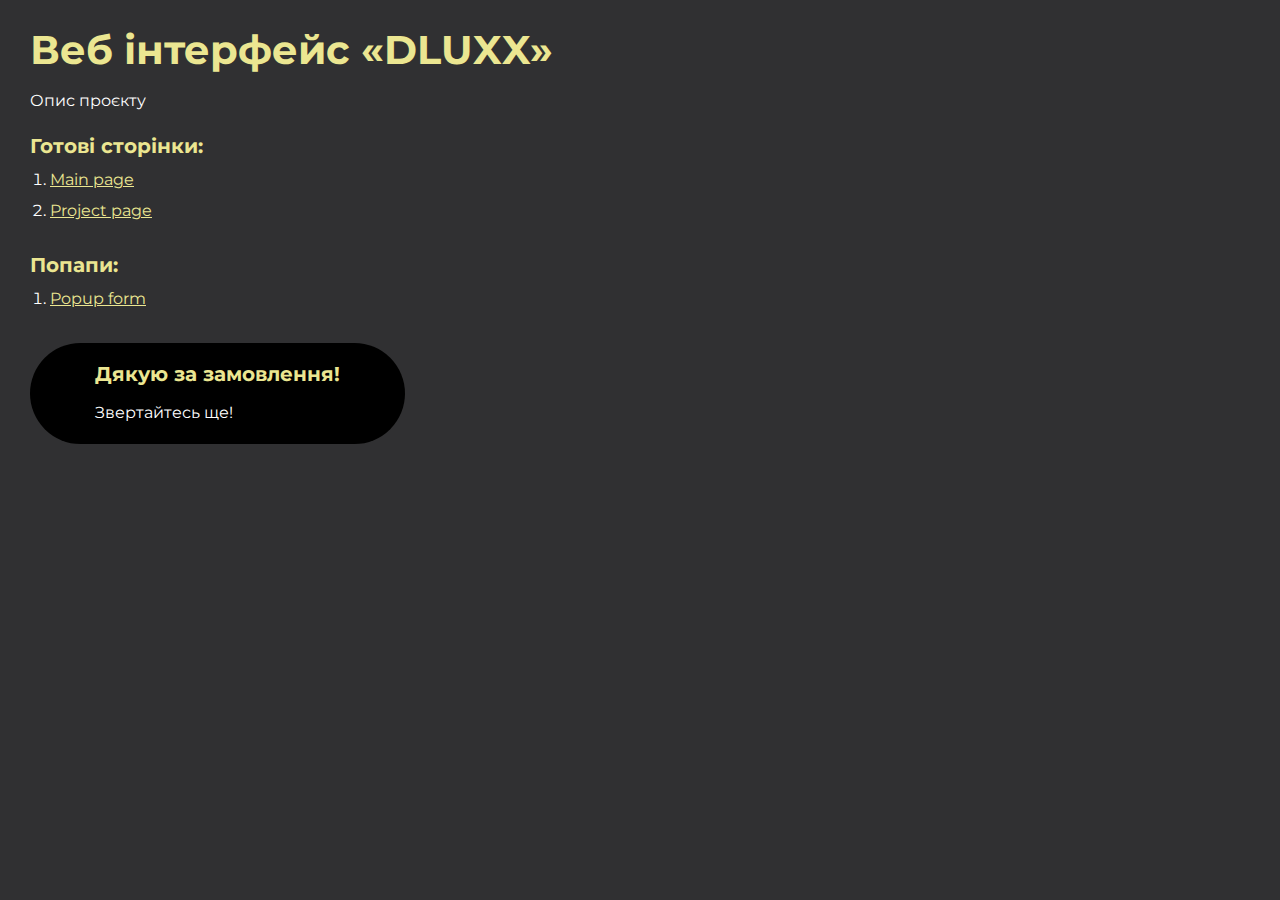
<file: index.html>
<!DOCTYPE html>
<html>

<head>
	<meta charset="UTF-8">
	<meta name="viewport" content="width=device-width, initial-scale=1.0">
	<title>Веб інтерфейс «DLUXX»</title>
</head>

<body>
	<div class="rootpage">
		<h1>Веб інтерфейс «DLUXX»</h1>
		<div class="rootpage__info">
			Опис проєкту
		</div>
		<h2>Готові сторінки:</h2>
		<ol class="rootpage__list">
			<li><a target="_blank" href="home.html">Main page</a></li>
			<li><a target="_blank" href="project.html">Project page</a></li>
		</ol>
		<h2>Попапи:</h2>
		<ol class="rootpage__list">
			<li><a target="_blank" href="home.html#form">Popup form</a></li>
		</ol>
		<div class="rootpage__tnx">
			<h2>Дякую за замовлення!</h2>
			<p>Звертайтесь ще!</p>
		</div>

	</div>
</body>
<style>
	@charset "UTF-8";
	@import url("https://fonts.googleapis.com/css?family=Montserrat:regular,700&display=swap");

	*,
	*::before,
	*::after {
		padding: 0px;
		margin: 0px;
		border: 0px;
		box-sizing: border-box;
	}

	html,
	body {
		height: 100%;
		margin: 0;
		padding: 0;
		min-width: 320px;
		width: 100%;
		color: #fff;
		background-color: #303032;
	}

	body {
		font-family: Montserrat;
		font-size: 100%;
		line-height: 1;
		font-size: 1rem;
	}

	a {
		text-decoration: underline;
		color: #ebe691
	}

	a:visited {
		text-decoration: underline;
		color: #aaa768;
	}

	a:hover {
		text-decoration: none;
	}

	ul li {
		list-style: none;
	}

	img {
		vertical-align: top;
	}

	.wrapper {
		width: 100%;
		min-height: 100%;
		overflow: hidden;
	}

	.rootpage {
		padding: 30px;
		display: flex;
		flex-direction: column;
		align-items: flex-start;
	}

	@media (max-width: 767px) {
		.rootpage {
			padding: 30px 15px;
		}
	}

	h1 {
		color: #ebe691;
		font-size: 2.5rem;
		margin: 0px 0px 1.25rem 0px;
	}

	@media (max-width: 767px) {
		h1 {
			font-size: 1.85rem;
			margin: 0px 0px 1.25rem 0px;
		}
	}

	h2 {
		color: #ebe691;
		font-size: 1.25rem;
		margin: 0px 0px 1rem 0px;
	}

	@media (max-width: 767px) {
		h2 {
			font-size: 1.125rem;
			margin: 0px 0px 1rem 0px;
		}
	}

	.rootpage__info {
		line-height: 140%;
		margin: 0px 0px 1.5rem 0px;
	}

	.rootpage__list {
		margin: 0px 0px 2.25rem 1.25rem;
	}

	.rootpage__list li:not(:last-child) {
		margin: 0px 0px 15px 0px;
	}

	.rootpage__contacts,
	.rootpage__tnx {
		border-radius: 200px;
		padding: 20px 65px;
		line-height: 140%;
	}

	@media (max-width: 767px) {

		.rootpage__contacts,
		.rootpage__tnx {
			border-radius: 40px;
			padding: 20px;
		}
	}

	.rootpage__contacts {
		background: #32b5a4;

	}

	.rootpage__contacts a {
		color: #ebe691;
	}

	.rootpage__tnx {
		background: #000;
		margin: 0px 0px 1rem 0px;
	}
</style>

</html>
</file>
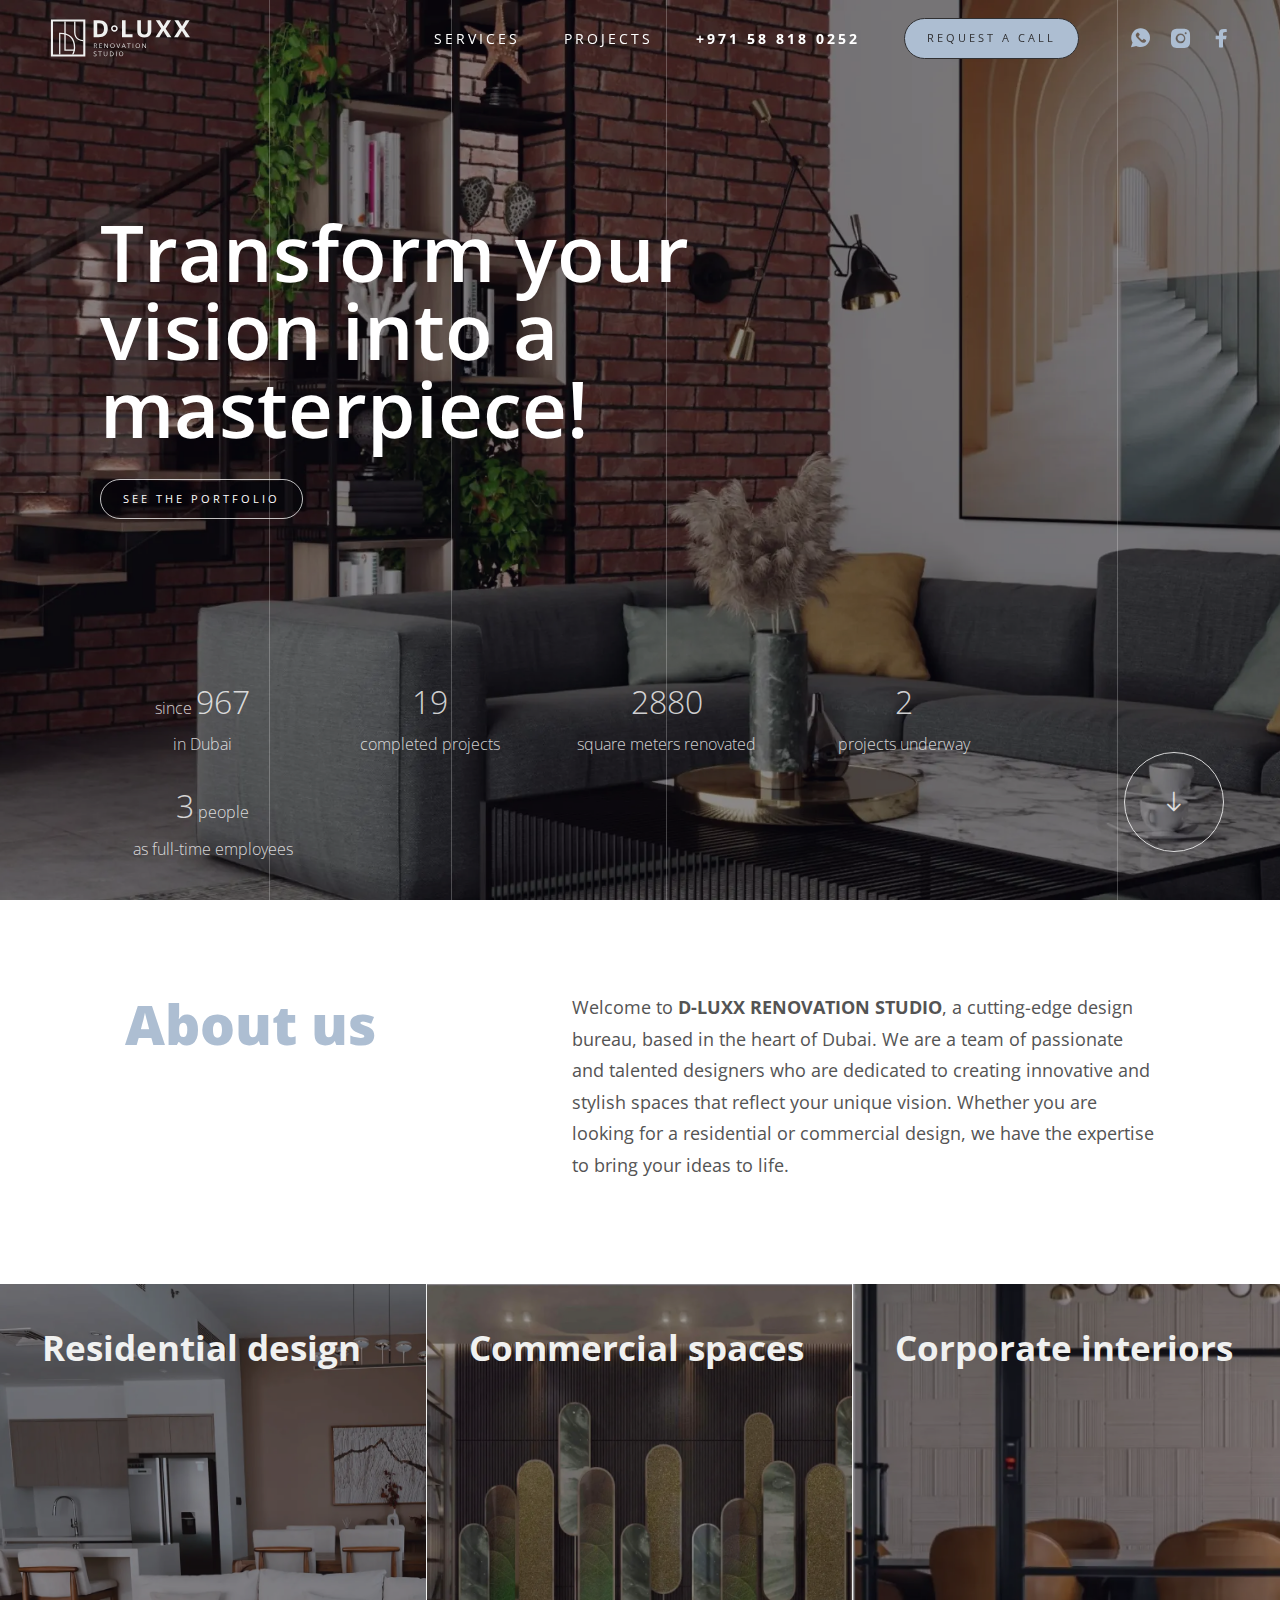
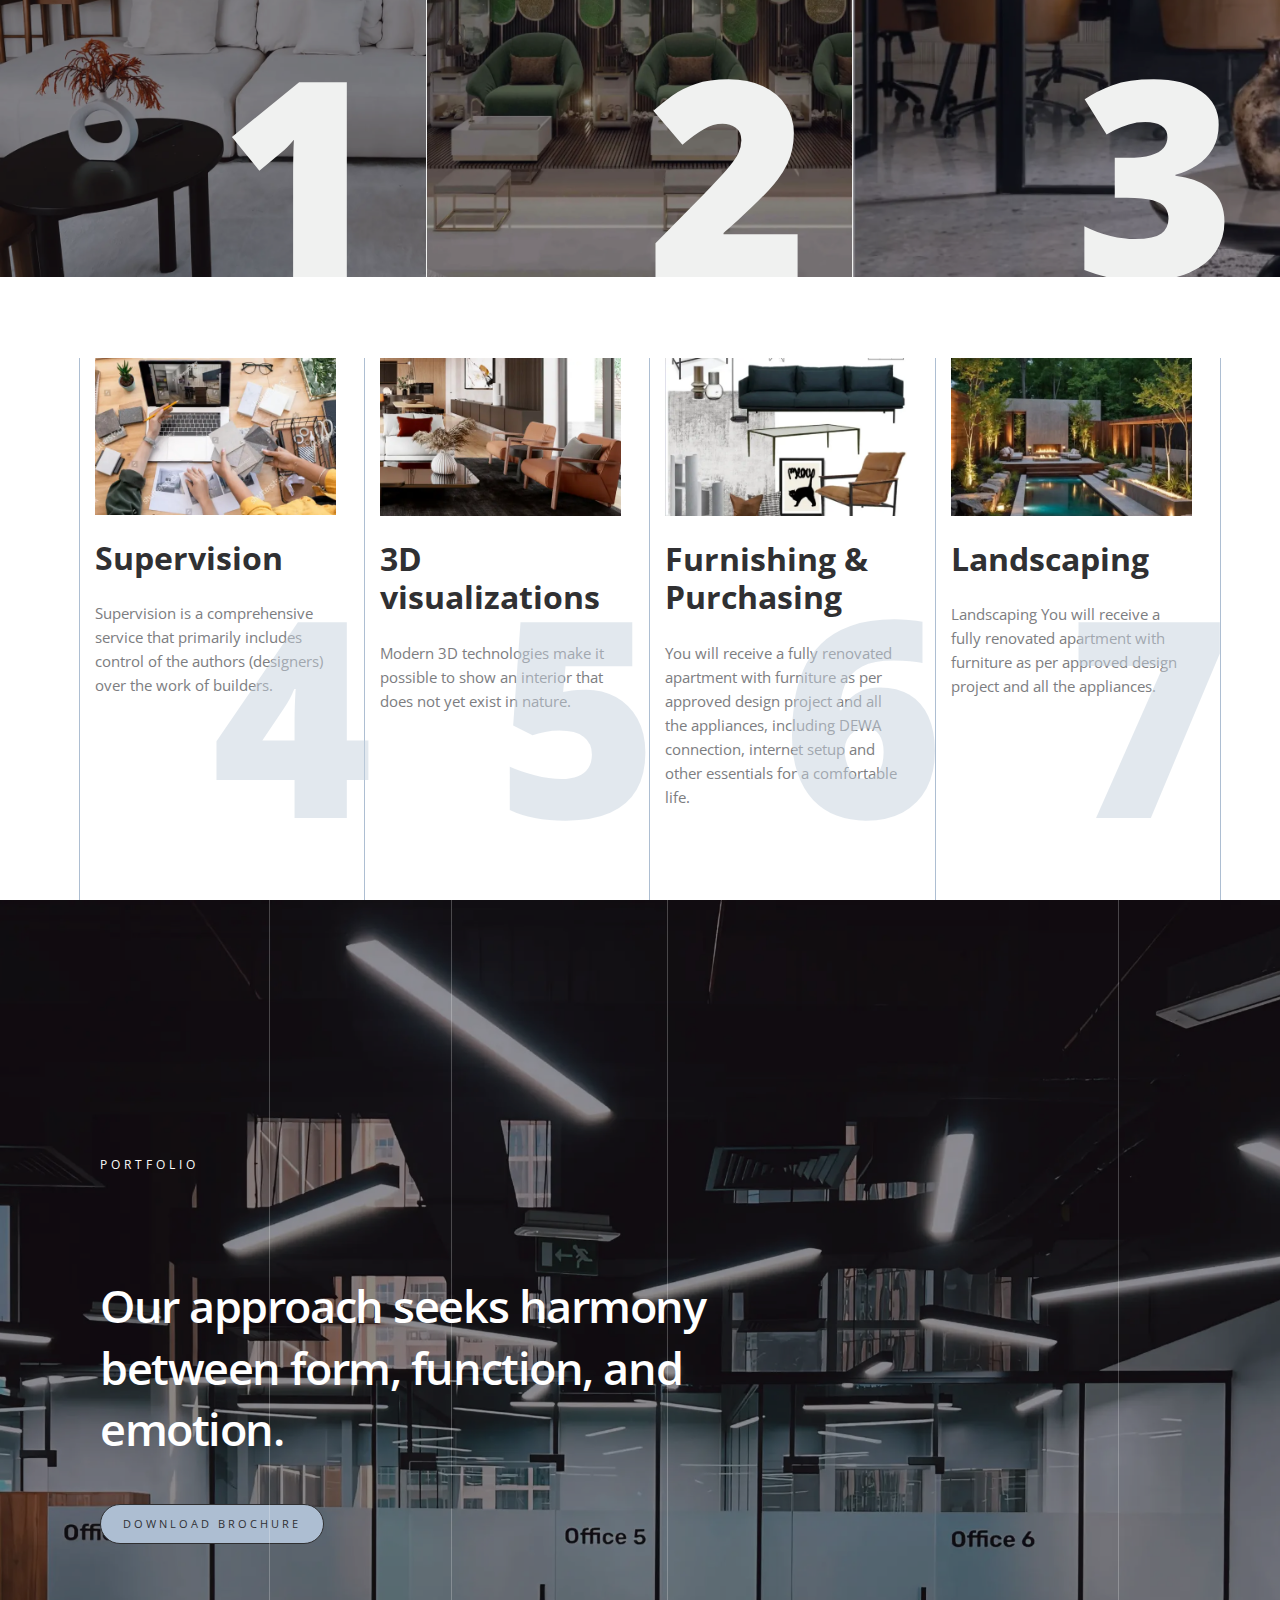
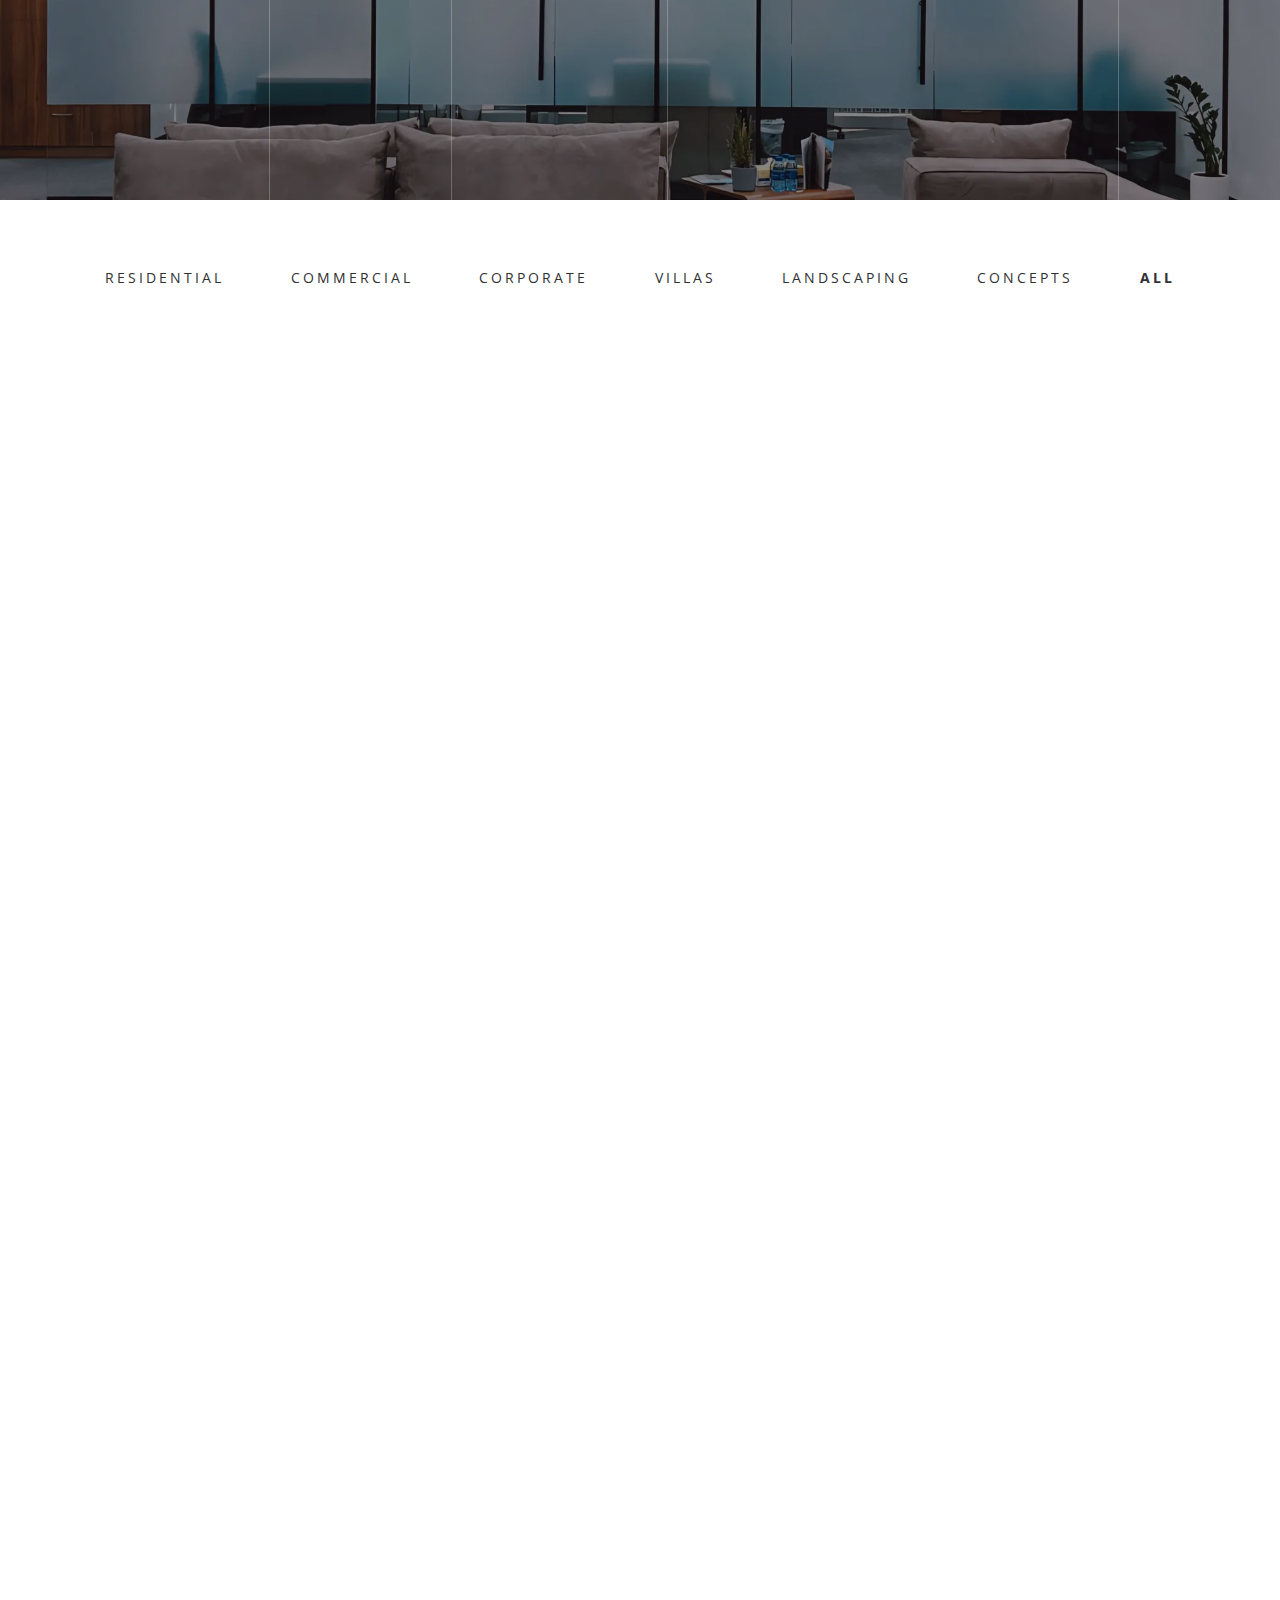
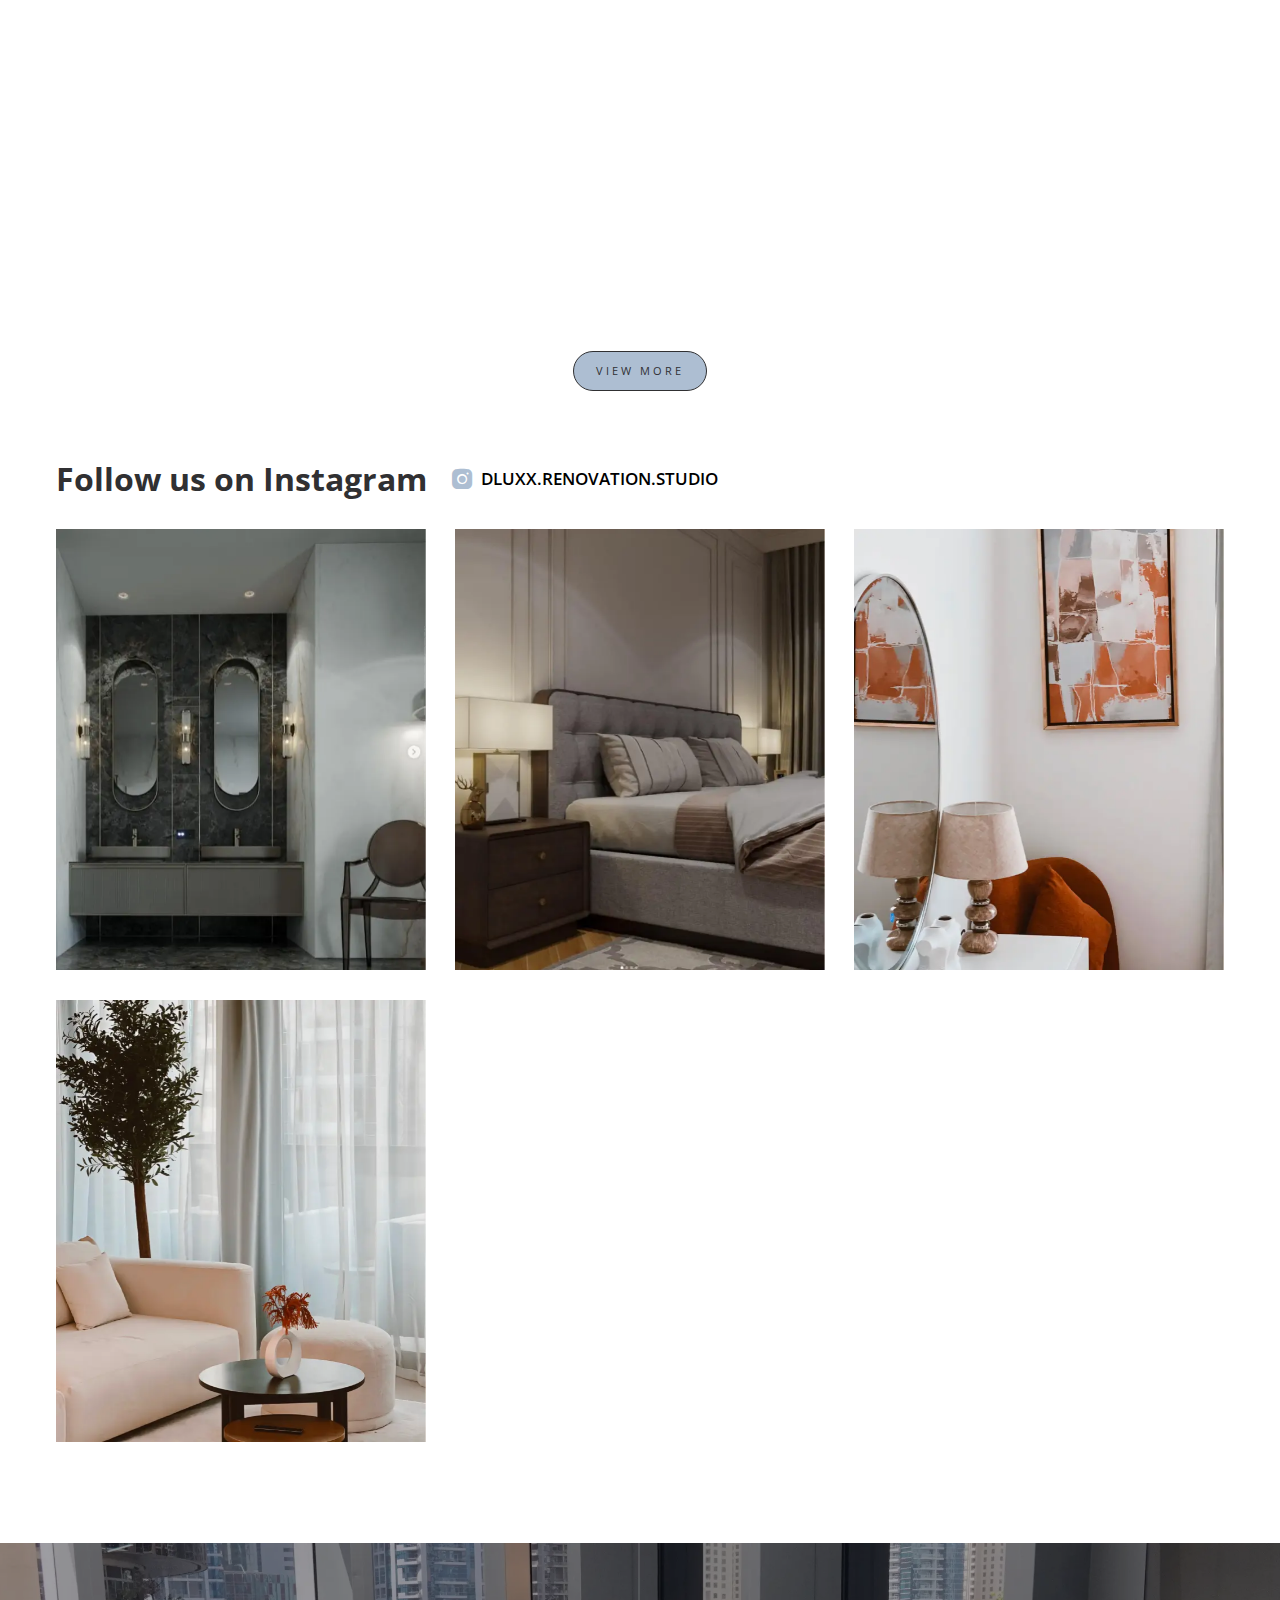
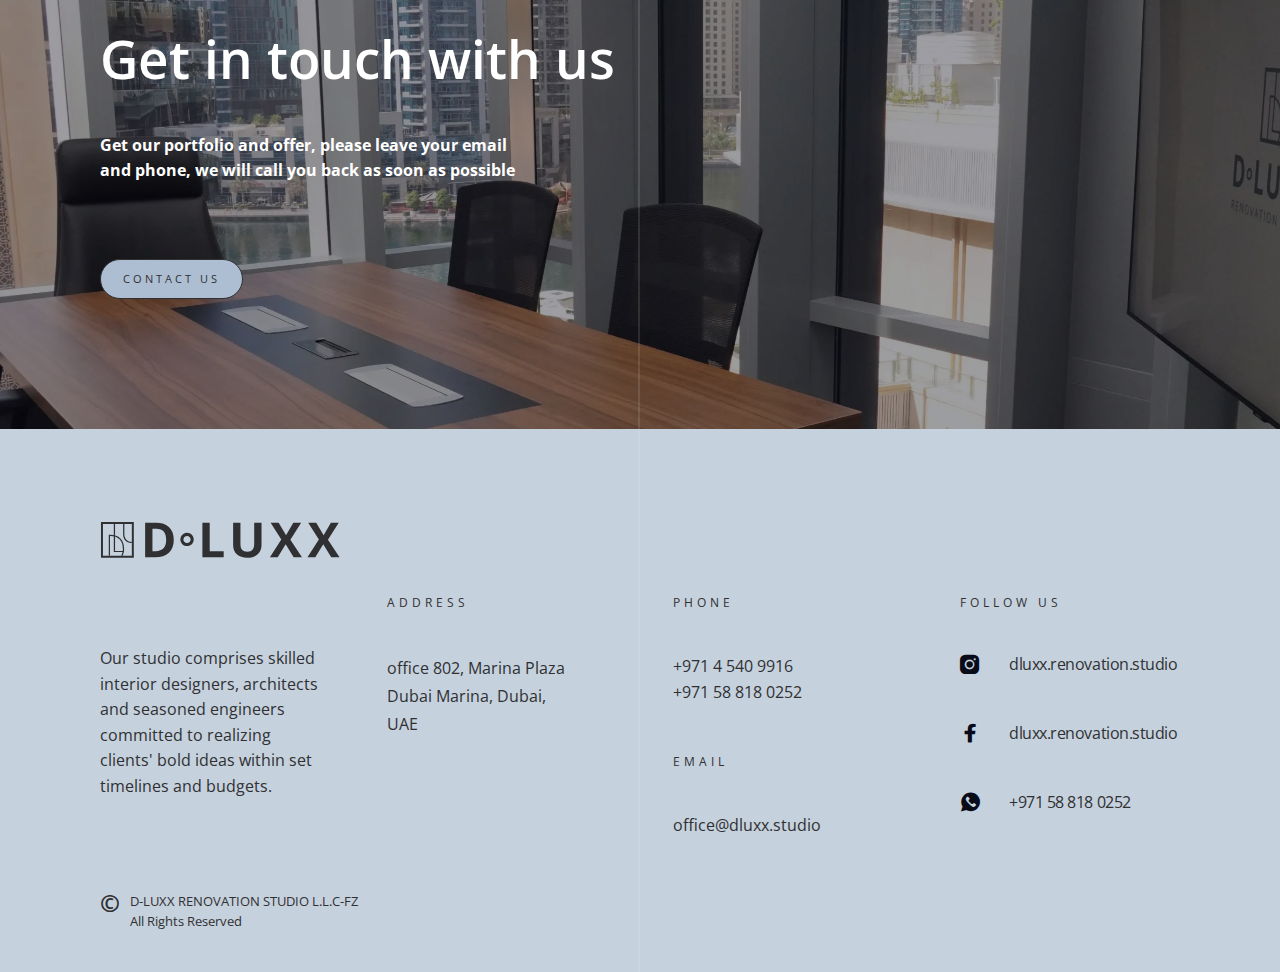
<file: home.html>
<!doctype html>
<html lang="en">

<head>
	<title>Home</title>
	<meta charset="UTF-8">
	<meta name="format-detection" content="telephone=no">
	<!-- <style>body{opacity: 0;}</style> -->
	<link rel="stylesheet" href="css/style.min.css?_v=20240927091131">
	<link rel="shortcut icon" href="favicon.ico">
	<!-- <meta name="robots" content="noindex, nofollow"> -->
	<meta name="viewport" content="width=device-width, initial-scale=1.0">
</head>

<body>
	<div class="wrapper">
		<header class="header" data-scroll="150" data-lp>
			<div class="header__cnt">
				<a href="#" class="header__logo">
					<svg width="151" height="40" viewBox="0 0 151 40" fill="none" xmlns="http://www.w3.org/2000/svg">
						<path d="M0.981445 0V40H38.1102V0H0.981445ZM35.8824 37.7778H3.20917V2.22222H35.8824V37.7778Z" fill="#F0F1F0" />
						<path d="M15.4941 2.22217H16.905V32.4074H26.8184V33.6437H15.4941V2.22217Z" fill="#F0F1F0" />
						<path fill-rule="evenodd" clip-rule="evenodd" d="M11.1676 37.778V15.5847H11.5092C16.0676 15.5847 19.5718 16.8637 22.0218 19.4217C24.5005 21.9506 25.7399 25.5738 25.7399 30.2913C25.7399 32.9916 25.0988 35.4642 23.8166 37.7091L23.778 37.778H25.3278C26.5416 35.4876 27.1496 32.9921 27.1515 30.2913C27.1515 25.1768 25.7555 21.241 22.9634 18.4839C20.2005 15.6987 16.2691 14.3062 11.1691 14.3062H9.7998V37.778H11.1676Z" fill="#F0F1F0" />
						<path d="M35.8822 22.2015C35.7983 22.2015 35.7003 22.2015 35.5852 22.2015C34.0466 22.2015 32.6508 21.8605 31.3978 21.1785C30.1774 20.5011 29.1708 19.4973 28.4914 18.28C27.779 17.0005 27.4231 15.5084 27.4236 13.8037V2.21777H26.0127V13.8474C26.0127 15.7802 26.4256 17.4711 27.2513 18.92C28.0489 20.3413 29.233 21.5086 30.6672 22.2874C32.1206 23.0548 33.7731 23.4385 35.6246 23.4385C35.7137 23.4385 35.7969 23.4385 35.8771 23.4385L35.8822 22.2015Z" fill="#F0F1F0" />
						<path d="M150.988 19.1329H146.533L142.254 12.2318L137.975 19.1329H133.796L139.899 9.72353L134.187 0.888672H138.49L142.455 7.45243L146.344 0.888672H150.548L144.771 9.93578L150.988 19.1329Z" fill="#F0F1F0" />
						<path d="M130.94 19.1329H126.485L122.206 12.2318L117.927 19.1329H113.75L119.851 9.72353L114.139 0.888672H118.443L122.407 7.45243L126.296 0.888672H130.5L124.723 9.93578L130.94 19.1329Z" fill="#F0F1F0" />
						<path d="M109.261 0.888672V12.6936C109.261 14.0413 108.954 15.2227 108.342 16.2379C107.738 17.2519 106.861 18.0296 105.712 18.5712C104.563 19.1128 103.203 19.3832 101.633 19.3825C99.2668 19.3825 97.4293 18.7833 96.1203 17.585C94.8116 16.3788 94.1572 14.731 94.1572 12.6418V0.888672H98.0462V12.0572C98.0462 13.463 98.3313 14.4946 98.9017 15.1521C99.472 15.8096 100.416 16.1382 101.734 16.138C103.009 16.138 103.932 15.8093 104.502 15.1521C105.081 14.4868 105.371 13.4468 105.371 12.0323V0.888672H109.261Z" fill="#F0F1F0" />
						<path d="M77.6553 19.1329V0.888672H81.5567V15.9385H89.0198V19.1333L77.6553 19.1329Z" fill="#F0F1F0" />
						<path d="M62.306 9.83588C62.306 12.8391 61.4418 15.1395 59.7133 16.737C57.9934 18.3341 55.5057 19.1327 52.2503 19.1329H47.04V0.888672H52.8168C55.8205 0.888672 58.153 1.67474 59.8141 3.24689C61.4751 4.81904 62.3058 7.01537 62.306 9.83588ZM58.2536 9.93578C58.2536 6.01809 56.5084 4.05924 53.0179 4.05924H50.9415V15.9385H52.6149C56.374 15.9385 58.2536 13.9376 58.2536 9.93578Z" fill="#F0F1F0" />
						<path d="M69.444 6.16748C68.7347 6.16762 68.0414 6.37629 67.4518 6.76711C66.8621 7.15793 66.4025 7.71335 66.1312 8.36314C65.8599 9.01292 65.7889 9.7279 65.9274 10.4176C66.0659 11.1074 66.4075 11.741 66.9091 12.2382C67.4106 12.7354 68.0497 13.0741 68.7453 13.2112C69.441 13.3484 70.162 13.2779 70.8173 13.0087C71.4726 12.7396 72.0326 12.2838 72.4267 11.699C72.8207 11.1143 73.031 10.4268 73.031 9.72348C73.0298 8.78062 72.6515 7.87672 71.9791 7.21008C71.3066 6.54344 70.3949 6.16849 69.444 6.16748ZM71.3639 9.72348C71.3638 10.1 71.2512 10.468 71.0402 10.781C70.8292 11.094 70.5293 11.338 70.1785 11.482C69.8277 11.626 69.4417 11.6637 69.0693 11.5902C68.6969 11.5167 68.3548 11.3353 68.0863 11.0691C67.8179 10.8029 67.6351 10.4637 67.561 10.0944C67.487 9.72513 67.525 9.34239 67.6703 8.99456C67.8156 8.64673 68.0617 8.34944 68.3774 8.14028C68.6931 7.93112 69.0643 7.81948 69.444 7.81948C69.9531 7.82003 70.4412 8.02082 70.8011 8.37778C71.161 8.73474 71.3635 9.21871 71.3639 9.72348Z" fill="#F0F1F0" />
						<path d="M79.0149 37.1153C79.0149 37.9075 78.8093 38.5304 78.3981 38.9841C77.9893 39.4377 77.4199 39.6646 76.6899 39.6646C75.9438 39.6646 75.3674 39.4422 74.9609 38.9976C74.5566 38.5507 74.3545 37.921 74.3545 37.1085C74.3545 36.3027 74.5578 35.6787 74.9643 35.2363C75.3709 34.7917 75.9484 34.5693 76.6968 34.5693C77.4245 34.5693 77.9927 34.795 78.4016 35.2464C78.8105 35.6978 79.0149 36.3208 79.0149 37.1153ZM74.9782 37.1153C74.9782 37.7856 75.1237 38.2946 75.4148 38.6421C75.7081 38.9875 76.1332 39.1601 76.6899 39.1601C77.2512 39.1601 77.6751 38.9875 77.9615 38.6421C78.248 38.2968 78.3912 37.7879 78.3912 37.1153C78.3912 36.4494 78.248 35.945 77.9615 35.6019C77.6774 35.2566 77.2558 35.0839 76.6968 35.0839C76.1355 35.0839 75.7081 35.2577 75.4148 35.6053C75.1237 35.9506 74.9782 36.454 74.9782 37.1153Z" fill="#F0F1F0" />
						<path d="M71.2158 39.5971V34.6475H71.8049V39.5971H71.2158Z" fill="#F0F1F0" />
						<path d="M68.6638 37.0749C68.6638 37.8919 68.4362 38.5171 67.9812 38.9505C67.5284 39.3816 66.8758 39.5971 66.0234 39.5971H64.6201V34.6475H66.1724C66.9601 34.6475 67.5723 34.8607 68.0089 35.2873C68.4455 35.7139 68.6638 36.3098 68.6638 37.0749ZM68.0401 37.0952C68.0401 36.4497 67.8737 35.9633 67.5411 35.636C67.2108 35.3088 66.7187 35.1451 66.065 35.1451H65.2092V39.0994H65.9264C66.6287 39.0994 67.1565 38.9313 67.5099 38.595C67.8633 38.2564 68.0401 37.7565 68.0401 37.0952Z" fill="#F0F1F0" />
						<path d="M61.8568 34.6475V37.8502C61.8568 38.4144 61.6824 38.8579 61.3336 39.1807C60.9848 39.5034 60.5055 39.6648 59.8956 39.6648C59.2858 39.6648 58.8134 39.5023 58.4785 39.1773C58.1458 38.8523 57.9795 38.4054 57.9795 37.8366V34.6475H58.5685V37.8773C58.5685 38.2903 58.684 38.6074 58.915 38.8286C59.146 39.0498 59.4856 39.1604 59.9337 39.1604C60.3611 39.1604 60.6903 39.0498 60.9213 38.8286C61.1523 38.6051 61.2678 38.2858 61.2678 37.8705V34.6475H61.8568Z" fill="#F0F1F0" />
						<path d="M54.2422 39.5971H53.6531V35.1587H52.0488V34.6475H55.8465V35.1587H54.2422V39.5971Z" fill="#F0F1F0" />
						<path d="M50.2278 38.2799C50.2278 38.7156 50.0661 39.0552 49.7427 39.299C49.4193 39.5428 48.9804 39.6646 48.426 39.6646C47.8254 39.6646 47.3634 39.589 47.04 39.4378V38.8826C47.2479 38.9683 47.4743 39.036 47.7192 39.0857C47.964 39.1354 48.2066 39.1602 48.4468 39.1602C48.8395 39.1602 49.1352 39.088 49.3339 38.9435C49.5325 38.7968 49.6319 38.5937 49.6319 38.3341C49.6319 38.1626 49.596 38.0226 49.5244 37.9143C49.4551 37.8037 49.3373 37.7021 49.171 37.6096C49.007 37.5171 48.7564 37.4121 48.4191 37.2948C47.9479 37.13 47.6106 36.9348 47.4073 36.7091C47.2064 36.4834 47.1059 36.1888 47.1059 35.8254C47.1059 35.444 47.2526 35.1404 47.5459 34.9147C47.8393 34.689 48.2274 34.5762 48.7102 34.5762C49.2137 34.5762 49.6769 34.6665 50.0996 34.847L49.916 35.3481C49.4979 35.1765 49.0913 35.0908 48.6963 35.0908C48.3845 35.0908 48.1408 35.1562 47.9652 35.2871C47.7896 35.418 47.7019 35.5997 47.7019 35.8322C47.7019 36.0037 47.7342 36.1448 47.7989 36.2554C47.8636 36.3637 47.9721 36.4642 48.1246 36.5567C48.2794 36.647 48.515 36.7474 48.8314 36.858C49.3627 37.0431 49.7277 37.2417 49.9264 37.4539C50.1273 37.666 50.2278 37.9414 50.2278 38.2799Z" fill="#F0F1F0" />
						<path d="M103.476 30.8051H102.803L100.035 26.6511H100.007C100.044 27.1386 100.063 27.5855 100.063 27.9917V30.8051H99.5186V25.8555H100.184L102.945 29.9926H102.973C102.969 29.9317 102.958 29.7364 102.942 29.4069C102.926 29.0751 102.92 28.8381 102.925 28.6959V25.8555H103.476V30.8051Z" fill="#F0F1F0" />
						<path d="M96.9661 28.3238C96.9661 29.116 96.7605 29.7389 96.3493 30.1926C95.9404 30.6462 95.371 30.8731 94.6411 30.8731C93.8949 30.8731 93.3186 30.6507 92.912 30.2061C92.5078 29.7592 92.3057 29.1295 92.3057 28.317C92.3057 27.5112 92.5089 26.8872 92.9155 26.4448C93.3221 26.0001 93.8996 25.7778 94.648 25.7778C95.3756 25.7778 95.9439 26.0035 96.3528 26.4549C96.7616 26.9063 96.9661 27.5293 96.9661 28.3238ZM92.9294 28.3238C92.9294 28.9941 93.0749 29.503 93.366 29.8506C93.6593 30.196 94.0844 30.3686 94.6411 30.3686C95.2024 30.3686 95.6263 30.196 95.9127 29.8506C96.1992 29.5053 96.3424 28.9963 96.3424 28.3238C96.3424 27.6579 96.1992 27.1535 95.9127 26.8104C95.6286 26.4651 95.207 26.2924 94.648 26.2924C94.0867 26.2924 93.6593 26.4662 93.366 26.8138C93.0749 27.1591 92.9294 27.6624 92.9294 28.3238Z" fill="#F0F1F0" />
						<path d="M89.168 30.8051V25.8555H89.757V30.8051H89.168Z" fill="#F0F1F0" />
						<path d="M85.3789 30.8051H84.7898V26.3667H83.1855V25.8555H86.9832V26.3667H85.3789V30.8051Z" fill="#F0F1F0" />
						<path d="M81.0937 30.8054L80.4631 29.2311H78.4326L77.8089 30.8054H77.2129L79.2157 25.8354H79.7112L81.7035 30.8054H81.0937ZM80.2794 28.7132L79.6904 27.1795C79.6141 26.9854 79.5356 26.7473 79.4547 26.4652C79.4039 26.6818 79.3312 26.9199 79.2364 27.1795L78.6405 28.7132H80.2794Z" fill="#F0F1F0" />
						<path d="M75.1561 25.8555H75.7902L73.9642 30.8051H73.3821L71.5664 25.8555H72.1901L73.3543 29.0582C73.4883 29.4261 73.5946 29.7838 73.6731 30.1314C73.7563 29.7658 73.8649 29.4013 73.9988 29.0379L75.1561 25.8555Z" fill="#F0F1F0" />
						<path d="M69.7102 28.3238C69.7102 29.116 69.5046 29.7389 69.0935 30.1926C68.6846 30.6462 68.1152 30.8731 67.3852 30.8731C66.6391 30.8731 66.0627 30.6507 65.6562 30.2061C65.2519 29.7592 65.0498 29.1295 65.0498 28.317C65.0498 27.5112 65.2531 26.8872 65.6596 26.4448C66.0662 26.0001 66.6437 25.7778 67.3921 25.7778C68.1198 25.7778 68.688 26.0035 69.0969 26.4549C69.5058 26.9063 69.7102 27.5293 69.7102 28.3238ZM65.6735 28.3238C65.6735 28.9941 65.819 29.503 66.1101 29.8506C66.4035 30.196 66.8285 30.3686 67.3852 30.3686C67.9465 30.3686 68.3704 30.196 68.6569 29.8506C68.9433 29.5053 69.0865 28.9963 69.0865 28.3238C69.0865 27.6579 68.9433 27.1535 68.6569 26.8104C68.3727 26.4651 67.9512 26.2924 67.3921 26.2924C66.8308 26.2924 66.4035 26.4662 66.1101 26.8138C65.819 27.1591 65.6735 27.6624 65.6735 28.3238Z" fill="#F0F1F0" />
						<path d="M62.501 30.8051H61.8288L59.0602 26.6511H59.0325C59.0695 27.1386 59.0879 27.5855 59.0879 27.9917V30.8051H58.5439V25.8555H59.2092L61.9708 29.9926H61.9985C61.9939 29.9317 61.9835 29.7364 61.9674 29.4069C61.9512 29.0751 61.9454 28.8381 61.95 28.6959V25.8555H62.501V30.8051Z" fill="#F0F1F0" />
						<path d="M55.9988 30.8051H53.1748V25.8555H55.9988V26.3667H53.7639V27.9613H55.8636V28.4691H53.7639V30.2905H55.9988V30.8051Z" fill="#F0F1F0" />
						<path d="M47.9582 28.7467V30.8051H47.3691V25.8555H48.7586C49.38 25.8555 49.8385 25.9717 50.1342 26.2042C50.4322 26.4367 50.5812 26.7865 50.5812 27.2537C50.5812 27.9082 50.2416 28.3506 49.5625 28.5808L50.9381 30.8051H50.2416L49.015 28.7467H47.9582ZM47.9582 28.2524H48.7655C49.1813 28.2524 49.4863 28.1723 49.6803 28.0121C49.8743 27.8495 49.9714 27.6069 49.9714 27.2842C49.9714 26.9569 49.872 26.721 49.6734 26.5766C49.477 26.4321 49.1605 26.3599 48.724 26.3599H47.9582V28.2524Z" fill="#F0F1F0" />
					</svg>
				</a>
				<div class="header__menu menu">
					<a href="tel:+971588180252" class="menu__mob-link">+971 58 818 0252</a>
					<nav class="menu__body">
						<ul class="menu__list">
							<li class="menu__item">
								<a href="#" data-goto-header data-goto=".portfolio-gallery" class="menu__link">Services</a>
							</li>
							<li class="menu__item">
								<a href="#" data-goto-header data-goto=".portfolio-gallery" class="menu__link">Projects</a>
							</li>
							<li class="menu__item">
								<a href="tel:+971588180252" class="menu__number">+971 58 818 0252</a>
							</li>
							<li class="menu__item">
								<button data-popup="#form" type="button" class="menu__btn btn">
									request a call
								</button>
							</li>
						</ul>
						<ul class="menu__social">
							<li>
								<a target="#" href="https://wa.me/971588180252" class="_icon-wats"> </a>
							</li>
							<li>
								<a target="_blank" href="https://www.instagram.com/dluxx.renovation.studio?igsh=ZnRyZ2Fzd3FxeDc=" class="_icon-inst"> </a>
							</li>
							<li>
								<a target="_blank" href="https://www.facebook.com/profile.php?id=61562783018456" class="_icon-face"> </a>
							</li>
						</ul>
					</nav>
					<button type="button" class="menu__icon icon-menu">
						<span></span>
					</button>
				</div>
			</div>
		</header>

		<main class="page">
			<section class="hero">
				<div class="hero__bg">
					<img src="img/hero/hero.webp" alt="hero image" />
				</div>
				<div class="hero__content">
					<h1>Transform your vision into a masterpiece!</h1>
					<button data-goto-header data-goto=".portfolio-gallery" type="button" class="hero__btn btn btn--transp">
						see the portfolio
					</button>
				</div>
				<button data-goto-header data-goto=".portfolio" class="hero__down-btn">
					<i class="_icon-arrow"></i>
				</button>
				<div class="hero__decor hero__decor--1"></div>
				<div class="hero__decor hero__decor--2"></div>
				<div class="hero__decor hero__decor--3"></div>
				<div class="hero__decor hero__decor--4"></div>
				<ul data-watch class="hero__award">
					<li class="hero__item">
						<p>
							since
							<span data-digits-counter data-digits-counter-speed="2500">2015</span><br />
							in Dubai
						</p>
					</li>
					<li class="hero__item">
						<p>
							<span data-digits-counter data-digits-counter-speed="2500">40</span><br />
							completed projects
						</p>
					</li>
					<li class="hero__item">
						<p>
							<span data-digits-counter data-digits-counter-speed="2500">6000+</span><br />
							square meters renovated
						</p>
					</li>
					<li class="hero__item">
						<p>
							<span data-digits-counter data-digits-counter-speed="2500">5</span><br />
							projects underway
						</p>
					</li>
					<li class="hero__item">
						<p>
							<span data-digits-counter data-digits-counter-speed="2500">8</span>
							people<br />
							as full-time employees
						</p>
					</li>
				</ul>
			</section>
			<section class="about">
				<div class="about__header">
					<h2>About us</h2>
					<div class="about__text">
						<p>
							Welcome to <b>D-LUXX RENOVATION STUDIO</b>, a
							cutting-edge design bureau, based in the heart
							of Dubai. We are a team of passionate and
							talented designers who are dedicated to creating
							innovative and stylish spaces that reflect your
							unique vision. Whether you are looking for a
							residential or commercial design, we have the
							expertise to bring your ideas to life.
						</p>
					</div>
				</div>
				<div class="about__wrapper">
					<div class="about__list">
						<article class="about__card count">
							<h3>Residential design</h3>
							<img src="img/services/image_01.webp" alt="background image" />
						</article>
						<article class="about__card count">
							<h3>Commercial spaces</h3>
							<img src="img/services/image_02.webp" alt="background image" />
						</article>
						<article class="about__card count">
							<h3>Corporate interiors</h3>
							<img src="img/services/image_03.webp" alt="background image" />
						</article>
					</div>
					<div class="about__down-list">
						<article class="about__item count">
							<div class="about__info">
								<div class="about__image">
									<img src="img/about/image_01.webp" alt="about image" />
								</div>
								<h3>Supervision</h3>
								<p>
									Supervision is a comprehensive service
									that primarily includes control of the
									authors (designers) over the work of
									builders.
								</p>
							</div>
						</article>
						<article class="about__item count">
							<div class="about__info">
								<div class="about__image">
									<img src="img/about/image_02.webp" alt="about image" />
								</div>
								<h3>3D visualizations</h3>
								<p>
									Modern 3D technologies make it possible
									to show an interior that does not yet
									exist in nature. 
								</p>
							</div>
						</article>
						<article class="about__item count">
							<div class="about__info">
								<div class="about__image">
									<img src="img/about/image_03.webp" alt="about image" />
								</div>
								<h3>Furnishing & Purchasing</h3>
								<p>
									You will receive a fully renovated
									apartment with furniture as per approved
									design project and all the appliances,
									including DEWA connection, internet
									setup and other essentials for a
									comfortable life.
								</p>
							</div>
						</article>
						<article class="about__item count">
							<div class="about__info">
								<div class="about__image">
									<img src="img/about/image_04.webp" alt="about image" />
								</div>
								<h3>Landscaping</h3>
								<p>
									Landscaping You will receive a fully
									renovated apartment with furniture as
									per approved design project and all the
									appliances. 
								</p>
							</div>
						</article>
					</div>
				</div>
			</section>
			<section class="portfolio">
				<div class="portfolio__content">
					<h2>portfolio</h2>
					<div class="portfolio__text">
						<p>
							Our approach seeks harmony between form,
							function, and emotion.
						</p>
					</div>
					<a href="#" target="_blank" class="portfolio__btn btn">
						download brochure
					</a>
				</div>
				<div class="portfolio__bg">
					<img src="img/portfolio/bg.webp" alt="background" />
				</div>
				<div class="portfolio__decor"></div>
				<div class="portfolio__decor portfolio__decor--2"></div>
				<div class="portfolio__decor portfolio__decor--3"></div>
				<div class="portfolio__decor portfolio__decor--4"></div>
			</section>
			<section class="portfolio-gallery">
				<h2 class="hidden">Portfolio gallery</h2>
				<div data-tabs data-tabs-animate="1000" class="portfolio-gallery__tabs">
					<nav data-tabs-titles class="portfolio-gallery__navigation">
						<button type="button" class="portfolio-gallery__title" data-f="residential">
							Residential
						</button>
						<button type="button" class="portfolio-gallery__title" data-f="commercial">
							Commercial
						</button>
						<button type="button" class="portfolio-gallery__title" data-f="corporate">
							Corporate
						</button>
						<button type="button" class="portfolio-gallery__title" data-f="villas">
							villas
						</button>
						<button type="button" class="portfolio-gallery__title" data-f="landscaping">
							Landscaping
						</button>
						<button type="button" class="portfolio-gallery__title" data-f="concept">
							CONCEPTS
						</button>
						<button type="button" class="portfolio-gallery__title _tab-active" data-f="all">
							all
						</button>
					</nav>

					<div data-tabs-body class="portfolio-gallery__content">
						<div data-watch class="portfolio-gallery__body">
							<ul id="residential" class="portfolio-gallery__list"></ul>
							<button type="button" class="portfolio-gallery__btn btn" id="showmore-residential">
								view more
							</button>
						</div>
						<div data-watch class="portfolio-gallery__body">
							<ul id="commercial" class="portfolio-gallery__list"></ul>
							<button type="button" class="portfolio-gallery__btn btn" id="showmore-commercial">
								view more
							</button>
						</div>
						<div data-watch class="portfolio-gallery__body">
							<ul id="corporate" class="portfolio-gallery__list"></ul>
							<button type="button" class="portfolio-gallery__btn btn" id="showmore-corporate">
								view more
							</button>
						</div>
						<div data-watch class="portfolio-gallery__body">
							<ul id="villas" class="portfolio-gallery__list"></ul>
							<button type="button" class="portfolio-gallery__btn btn" id="showmore-villas">
								view more
							</button>
						</div>
						<div data-watch class="portfolio-gallery__body">
							<ul id="landscaping" class="portfolio-gallery__list"></ul>
							<button type="button" class="portfolio-gallery__btn btn" id="showmore-landscaping">
								view more
							</button>
						</div>
						<div data-watch class="portfolio-gallery__body">
							<ul id="concept" class="portfolio-gallery__list"></ul>
							<button type="button" class="portfolio-gallery__btn btn" id="showmore-concept">
								view more
							</button>
						</div>
						<div data-watch class="portfolio-gallery__body">
							<ul id="all" class="portfolio-gallery__list"></ul>
							<button type="button" class="portfolio-gallery__btn btn" id="showmore-all">
								view more
							</button>
						</div>
					</div>
				</div>
			</section>
			<section class="gallery">
				<h2 class="hidden">Gallery</h2>
				<div class="gallery__header">
					<h2 class="gallery__title">Follow us on Instagram</h2>
					<a target="_blank" href="#" class="gallery__inst">
						<i class="_icon-inst"></i>
						<span>dluxx.renovation.studio</span>
					</a>
				</div>
				<ul class="gallery__list">
					<li>
						<a href="#" class="gallery__img">
							<img src="img/gallery/image_01.webp" alt="galley image" />
						</a>
					</li>
					<li>
						<a href="#" class="gallery__img">
							<img src="img/gallery/image_02.webp" alt="galley image" />
						</a>
					</li>
					<li>
						<a href="#" class="gallery__img">
							<img src="img/gallery/image_03.webp" alt="galley image" />
						</a>
					</li>
					<li>
						<a href="#" class="gallery__img">
							<img src="img/gallery/image_04.webp" alt="galley image" />
						</a>
					</li>
				</ul>
			</section>
			<section class="get-in">
				<div class="get-in__bg">
					<img src="img/get-in/banner.webp" alt="background image" />
				</div>
				<div class="get-in__bg-mob">
					<img src="img/get-in/banner-mob.webp" alt="background image" />
				</div>
				<div class="get-in__content">
					<h2>Get in touch with us</h2>
					<p>
						Get our portfolio and offer, please leave your email
						and phone, we will call you back as soon as possible
					</p>
					<button data-popup="#form" class="get-in__btn btn">
						contact us
					</button>
				</div>
				<div class="get-in__decor get-in__decor--1"></div>
				<div class="get-in__decor get-in__decor--2"></div>
				<div class="get-in__decor get-in__decor--3"></div>
				<div class="get-in__decor get-in__decor--4"></div>
			</section>
		</main>
		<footer class="footer">
			<a href="#" class="footer__logo"><img src="img/f-logo.svg" alt="footer logo" /></a>
			<div class="footer__body">
				<div class="footer__about">
					<p>
						Our studio comprises skilled interior designers, architects and
						seasoned engineers committed to realizing clients' bold ideas
						within set timelines and budgets.
					</p>
				</div>
				<div class="footer__address">
					<h4>address</h4>
					<address>office 802, Marina Plaza Dubai Marina, Dubai, UAE</address>
				</div>
				<div class="footer__contact">
					<div class="footer__tel">
						<h4>phone</h4>
						<ul>
							<li><a href="tel:+97145409916">+971 4 540 9916</a></li>
							<li><a href="tel:+971588180252">+971 58 818 0252</a></li>
						</ul>
					</div>
					<div data-da=".footer__address,479.98" class="footer__email">
						<h4>email</h4>
						<ul>
							<li>
								<a href="mailto:office@dluxx.studio">office@dluxx.studio</a>
							</li>
						</ul>
					</div>
				</div>
				<div class="footer__social">
					<h4>Follow us</h4>
					<ul>
						<li>
							<a target="_blank" href="https://www.instagram.com/dluxx.renovation.studio?igsh=ZnRyZ2Fzd3FxeDc="><i class="_icon-inst"></i><span>dluxx.renovation.studio</span></a>
						</li>
						<li>
							<a target="_blank" href="https://www.facebook.com/profile.php?id=61562783018456"><i class="_icon-face"></i><span>dluxx.renovation.studio</span></a>
						</li>
						<li>
							<a target="_blank" href="https://wa.me/971588180252"><i class="_icon-wats"></i><span>+971 58 818 0252</span></a>
						</li>
					</ul>
				</div>
			</div>
			<div class="footer__copy">
				<i>&#169;</i>
				<p>D-LUXX RENOVATION STUDIO L.L.C-FZ  All Rights Reserved</p>
			</div>
			<div class="footer__decor footer__decor--1"></div>
			<div class="footer__decor footer__decor--2"></div>
			<div class="footer__decor footer__decor--3"></div>
			<div class="footer__decor footer__decor--4"></div>
		</footer>

	</div>
	<div id="form" aria-hidden="true" class="popup">
		<div class="popup__wrapper">
			<div class="popup__content">
				<button data-close type="button" class="popup__close"></button>
				<form id="callForm" action="#" method="POST" class="popup__form">
					<h2>request a call</h2>
					<div class="popup__line">
						<label for="fName">Name</label>
						<input id="fName" autocomplete="off" type="text" name="fNAme" class="input" />
						<div class="pupop__wrapp"></div>
					</div>
					<div class="popup__line">
						<label for="email">Email</label>
						<div class="popup__w-input">
							<input id="email" autocomplete="off" type="email" name="email" class="input" />
							<span>Incorrect email</span>
						</div>
					</div>
					<div class="popup__line">
						<label for="phone">Phone*</label>
						<div class="popup__w-input">
							<input id="phone" autocomplete="off" type="tel" required name="phone" data-error="Error" class="input" />
							<span>Incorrect phone number</span>
						</div>
					</div>

					<button type="submit" class="popup__btn btn btn--send">
						send request
					</button>
				</form>
			</div>
		</div>
	</div>
	<script src="js/app.min.js?_v=20240927091131"></script>
</body>

</html>

<!-- 



-->
</file>
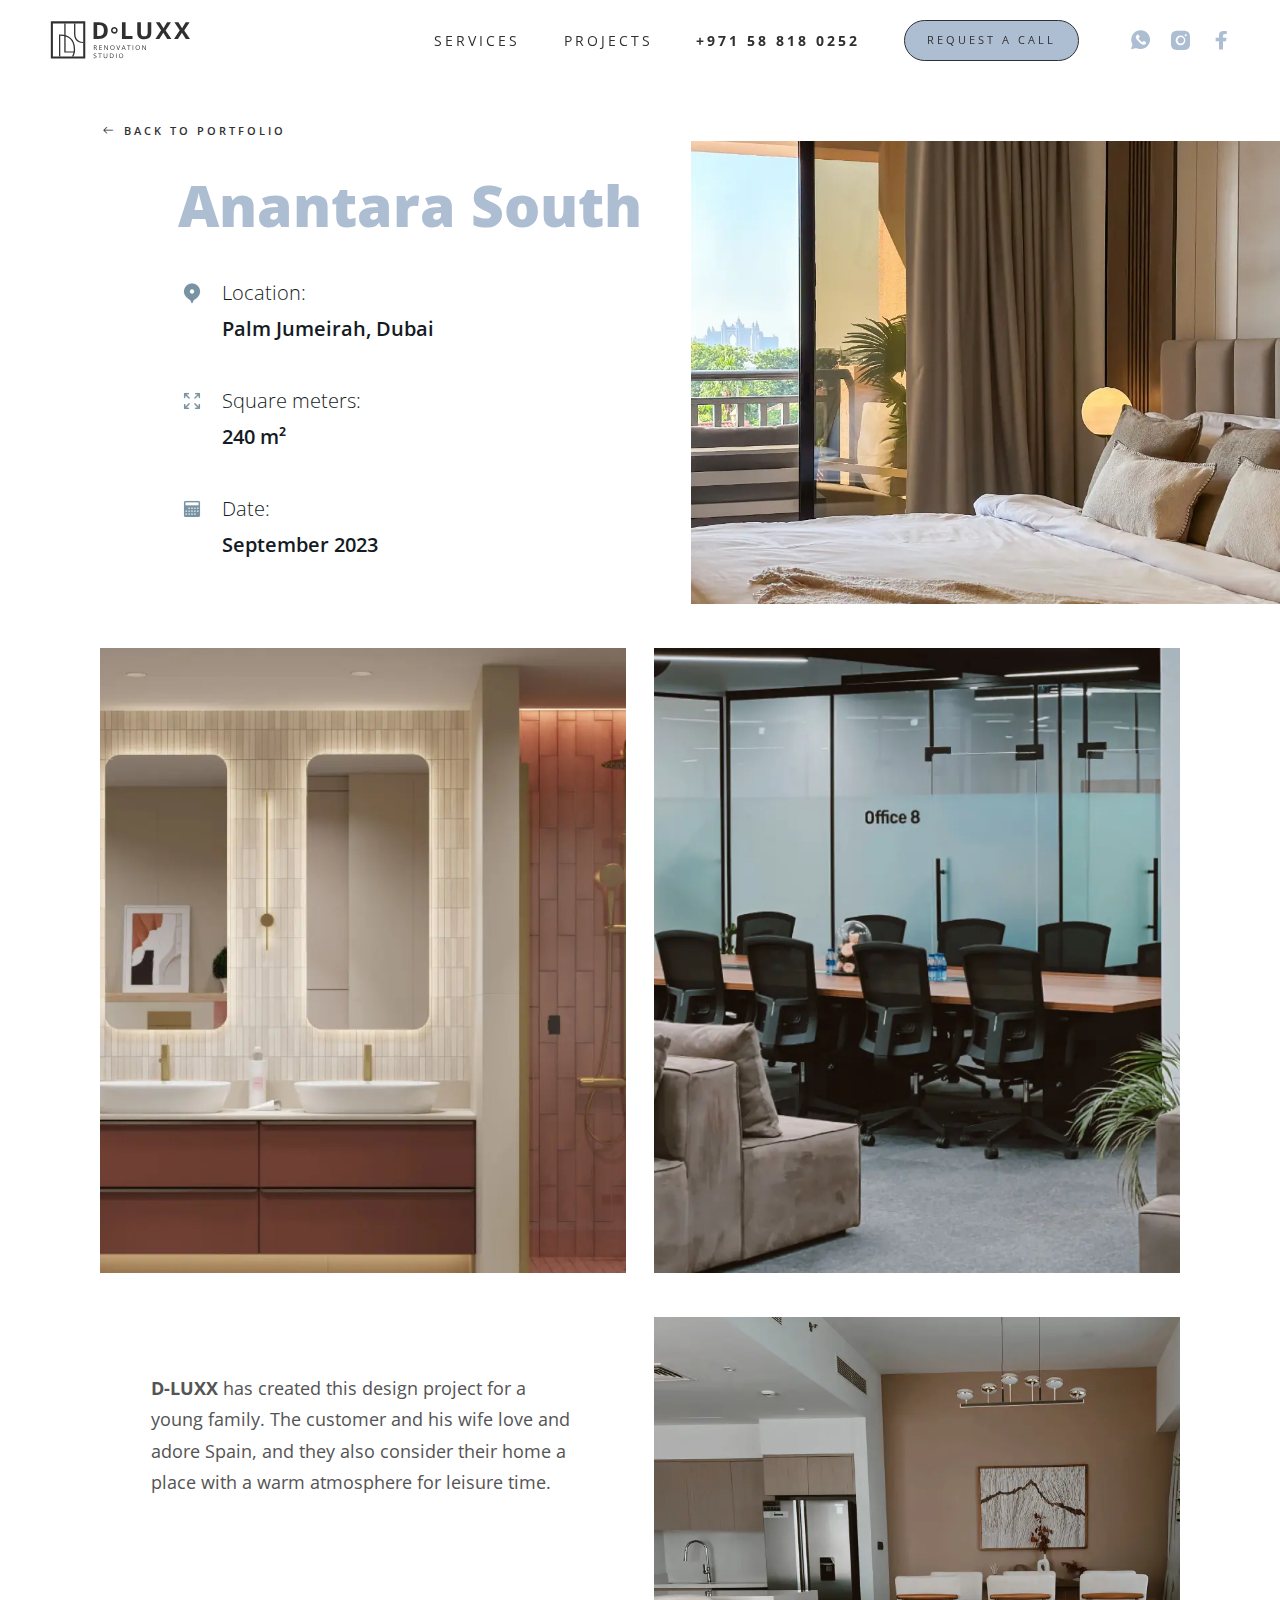
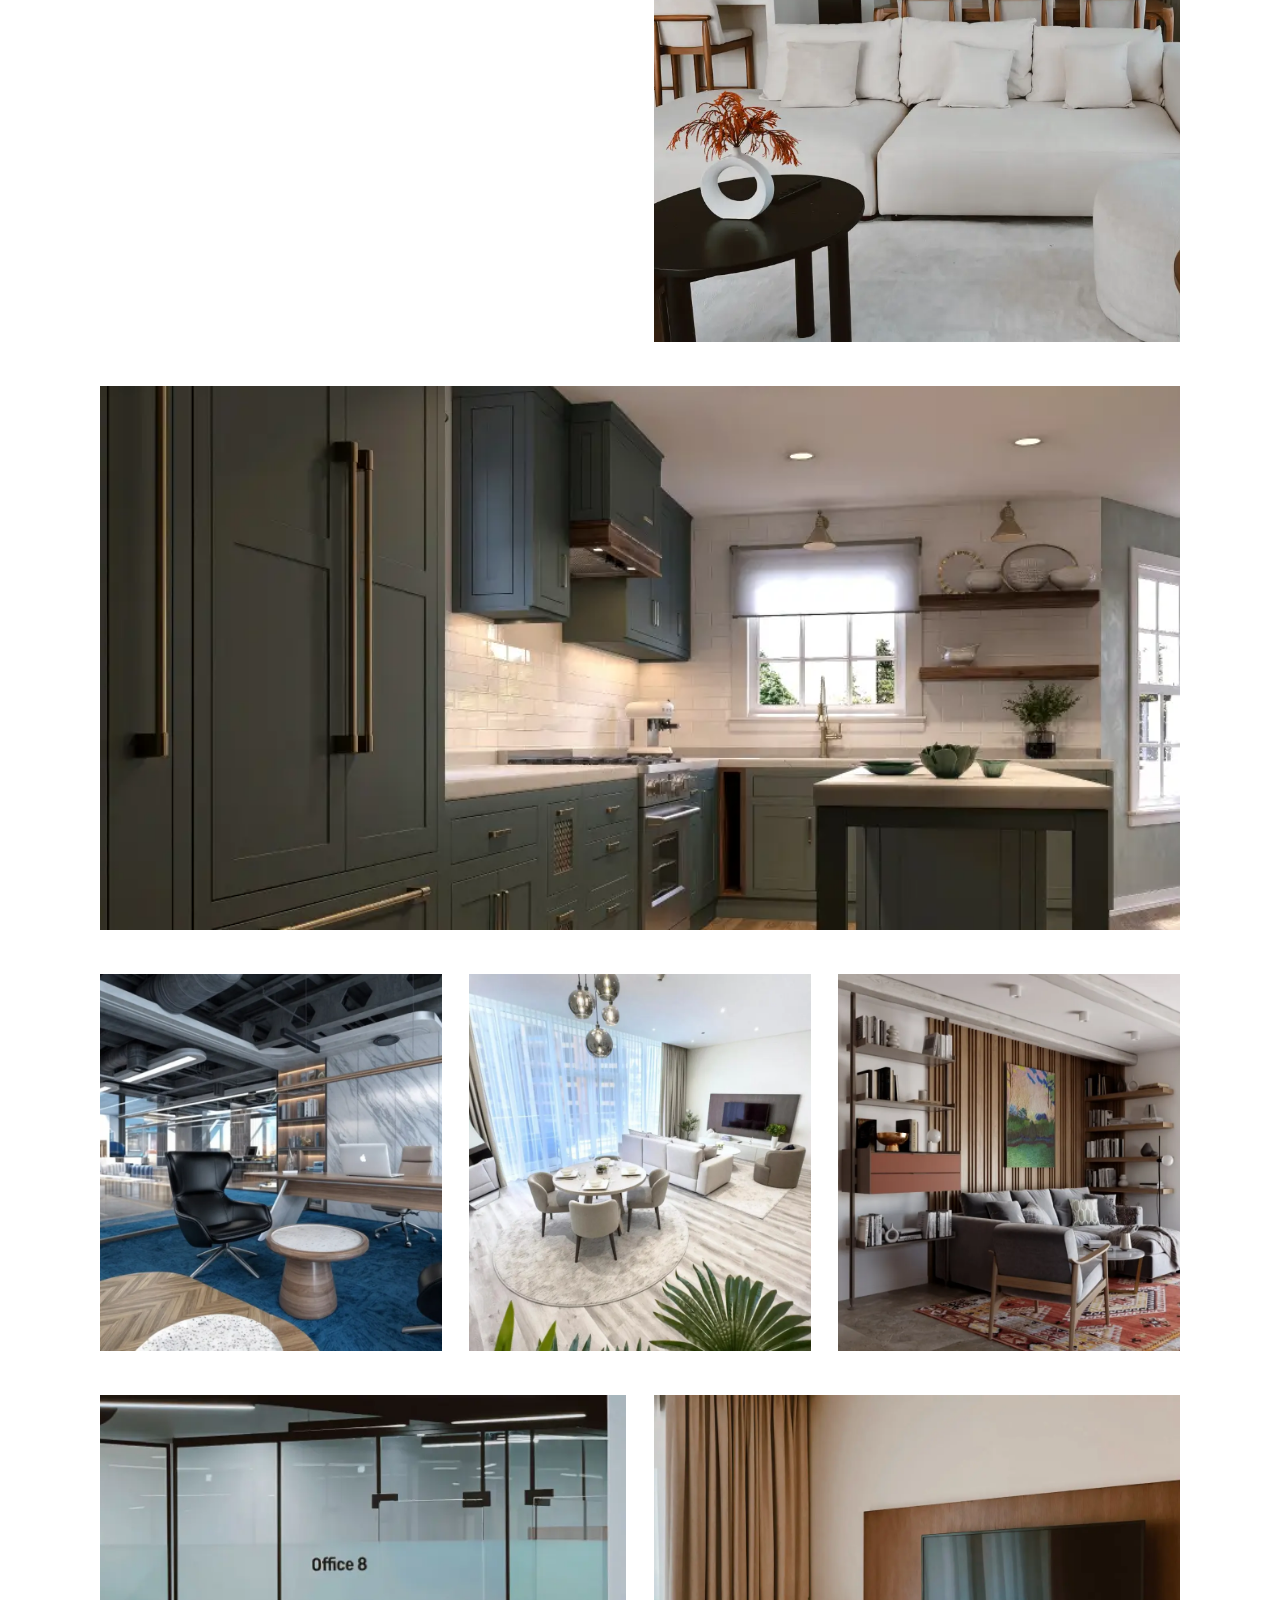
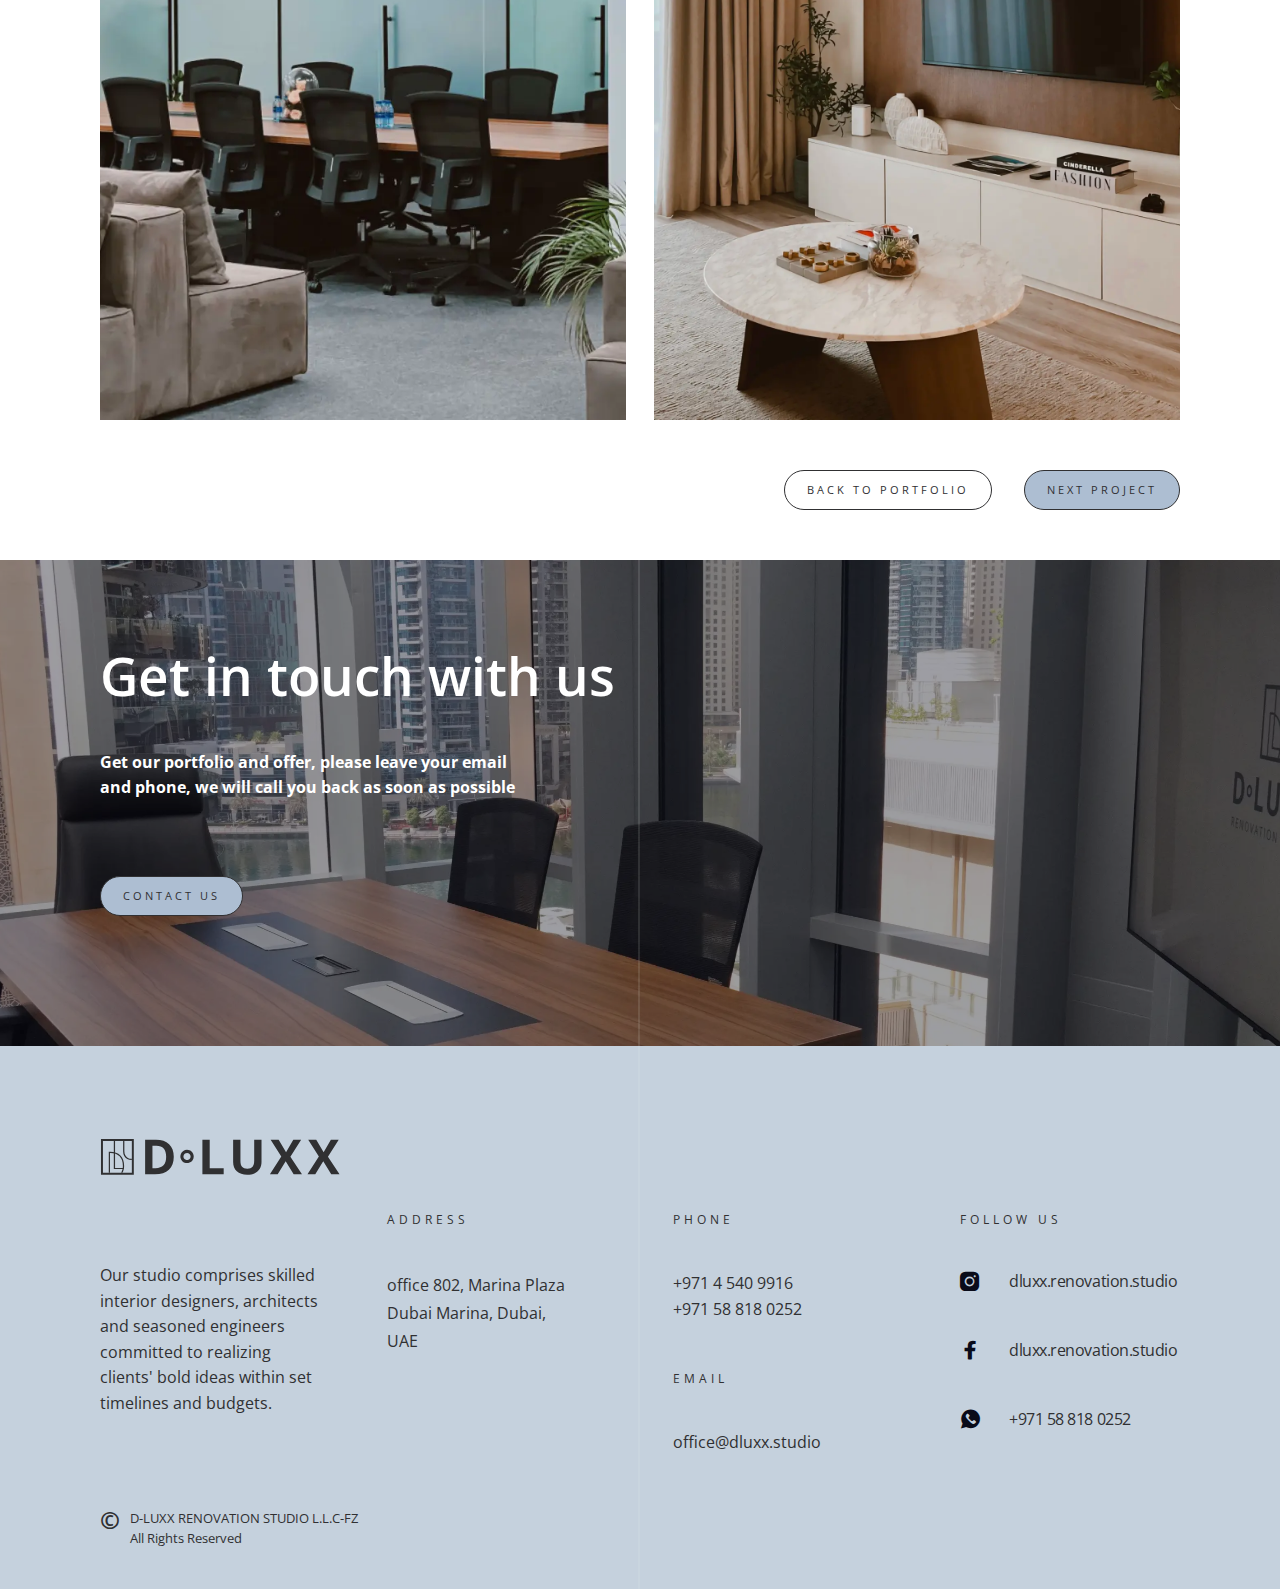
<file: project.html>
<!doctype html>
<html lang="en">

<head>
	<title>Project</title>
	<meta charset="UTF-8">
	<meta name="format-detection" content="telephone=no">
	<!-- <style>body{opacity: 0;}</style> -->
	<link rel="stylesheet" href="css/style.min.css?_v=20240927091131">
	<link rel="shortcut icon" href="favicon.ico">
	<!-- <meta name="robots" content="noindex, nofollow"> -->
	<meta name="viewport" content="width=device-width, initial-scale=1.0">
</head>

<body>
	<div class="wrapper">
		<header class="header header--white" data-scroll="20" data-lp>
			<div class="header__cnt">
				<a href="#" class="header__logo">
					<svg width="165" height="44" viewBox="0 0 165 44" fill="none" xmlns="http://www.w3.org/2000/svg">
						<path d="M0.979492 0V43.7333H41.5736V0H0.979492ZM39.1379 41.3037H3.41514V2.42963H39.1379V41.3037Z" fill="#303032" />
						<path d="M16.8467 2.42969H18.3893V35.4322H29.2279V36.7838H16.8467V2.42969Z" fill="#303032" />
						<path fill-rule="evenodd" clip-rule="evenodd" d="M12.1166 41.3037V17.039H12.49C17.4739 17.039 21.3052 18.4373 23.9838 21.2341C26.6939 23.999 28.0489 27.9604 28.0489 33.1182C28.0489 36.0705 27.348 38.7739 25.9462 41.2284L25.9039 41.3037H27.5983C28.9255 38.7995 29.5902 36.0711 29.5923 33.1182C29.5923 27.5263 28.066 23.2232 25.0133 20.2088C21.9926 17.1637 17.6942 15.6411 12.1182 15.6411H10.6211V41.3037H12.1166Z" fill="#303032" />
						<path d="M39.1384 24.2737C39.0466 24.2737 38.9395 24.2737 38.8136 24.2737C37.1314 24.2737 35.6053 23.9008 34.2354 23.1552C32.901 22.4146 31.8005 21.3171 31.0577 19.9862C30.2789 18.5872 29.8897 16.9559 29.8902 15.0921V2.4248H28.3477V15.1399C28.3477 17.2531 28.7991 19.1018 29.7019 20.6859C30.5739 22.2398 31.8686 23.5162 33.4365 24.3676C35.0256 25.2066 36.8324 25.6261 38.8566 25.6261C38.9541 25.6261 39.045 25.6261 39.1327 25.6261L39.1384 24.2737Z" fill="#303032" />
						<path d="M164.987 20.9187H160.116L155.437 13.3735L150.76 20.9187H146.19L152.863 10.6311L146.618 0.97168H151.323L155.657 8.14805L159.91 0.97168H164.506L158.189 10.8632L164.987 20.9187Z" fill="#303032" />
						<path d="M143.068 20.9187H138.197L133.519 13.3735L128.84 20.9187H124.273L130.944 10.6311L124.698 0.97168H129.404L133.739 8.14805L137.991 0.97168H142.587L136.271 10.8632L143.068 20.9187Z" fill="#303032" />
						<path d="M119.365 0.97168V13.8784C119.365 15.3519 119.03 16.6436 118.36 17.7535C117.699 18.8621 116.741 19.7125 115.485 20.3046C114.228 20.8967 112.742 21.1924 111.025 21.1916C108.438 21.1916 106.429 20.5365 104.998 19.2263C103.567 17.9075 102.852 16.106 102.852 13.8217V0.97168H107.103V13.1826C107.103 14.7196 107.415 15.8475 108.039 16.5663C108.662 17.2852 109.694 17.6445 111.135 17.6442C112.529 17.6442 113.538 17.2849 114.162 16.5663C114.795 15.8389 115.112 14.7019 115.112 13.1554V0.97168H119.365Z" fill="#303032" />
						<path d="M84.8105 20.9187V0.97168H89.0762V17.4262H97.2358V20.9191L84.8105 20.9187Z" fill="#303032" />
						<path d="M68.0277 10.754C68.0277 14.0375 67.0828 16.5526 65.193 18.2992C63.3126 20.0453 60.5927 20.9185 57.0334 20.9187H51.3369V0.97168H57.6528C60.9369 0.97168 63.4871 1.83112 65.3032 3.55C67.1193 5.26888 68.0275 7.6702 68.0277 10.754ZM63.5971 10.8632C63.5971 6.57984 61.689 4.43817 57.8727 4.43817H55.6025V17.4262H57.4321C61.5421 17.4262 63.5971 15.2385 63.5971 10.8632Z" fill="#303032" />
						<path d="M75.8314 6.74316C75.0559 6.74331 74.2979 6.97146 73.6532 7.39876C73.0085 7.82606 72.506 8.43332 72.2094 9.14375C71.9127 9.85418 71.8352 10.6359 71.9866 11.39C72.1379 12.1441 72.5115 12.8368 73.0599 13.3805C73.6082 13.9241 74.3069 14.2943 75.0675 14.4443C75.8281 14.5943 76.6164 14.5172 77.3329 14.2229C78.0493 13.9286 78.6616 13.4303 79.0925 12.791C79.5233 12.1516 79.7532 11.4 79.7532 10.6311C79.7519 9.60019 79.3383 8.61193 78.6031 7.88307C77.8678 7.15421 76.8711 6.74426 75.8314 6.74316ZM77.9305 10.6311C77.9304 11.0427 77.8072 11.4451 77.5765 11.7873C77.3459 12.1295 77.018 12.3962 76.6344 12.5537C76.2509 12.7112 75.8288 12.7523 75.4217 12.672C75.0145 12.5916 74.6405 12.3934 74.347 12.1023C74.0535 11.8112 73.8536 11.4403 73.7726 11.0366C73.6917 10.6329 73.7333 10.2144 73.8922 9.8341C74.051 9.45381 74.3201 9.12878 74.6653 8.90009C75.0105 8.67141 75.4163 8.54935 75.8314 8.54935C76.388 8.54995 76.9216 8.76948 77.3152 9.15976C77.7087 9.55003 77.93 10.0792 77.9305 10.6311Z" fill="#303032" />
						<path d="M86.2956 40.5794C86.2956 41.4456 86.0708 42.1267 85.6213 42.6227C85.1742 43.1187 84.5517 43.3667 83.7536 43.3667C82.9378 43.3667 82.3077 43.1236 81.8632 42.6375C81.4212 42.1489 81.2002 41.4604 81.2002 40.572C81.2002 39.6911 81.4224 39.0088 81.867 38.5251C82.3115 38.039 82.9429 37.7959 83.7611 37.7959C84.5567 37.7959 85.178 38.0427 85.625 38.5362C86.0721 39.0297 86.2956 39.7108 86.2956 40.5794ZM81.8821 40.5794C81.8821 41.3123 82.0412 41.8688 82.3594 42.2488C82.6802 42.6264 83.1449 42.8152 83.7536 42.8152C84.3673 42.8152 84.8307 42.6264 85.1439 42.2488C85.4571 41.8713 85.6137 41.3148 85.6137 40.5794C85.6137 39.8515 85.4571 39.2999 85.1439 38.9249C84.8333 38.5473 84.3723 38.3585 83.7611 38.3585C83.1474 38.3585 82.6802 38.5485 82.3594 38.9286C82.0412 39.3061 81.8821 39.8564 81.8821 40.5794Z" fill="#303032" />
						<path d="M77.7695 43.293V37.8813H78.4136V43.293H77.7695Z" fill="#303032" />
						<path d="M74.9796 40.5353C74.9796 41.4286 74.7309 42.1122 74.2333 42.586C73.7383 43.0573 73.0248 43.293 72.0929 43.293H70.5586V37.8813H72.2558C73.117 37.8813 73.7863 38.1145 74.2636 38.5809C74.741 39.0473 74.9796 39.6988 74.9796 40.5353ZM74.2977 40.5575C74.2977 39.8518 74.1159 39.32 73.7522 38.9622C73.391 38.6044 72.8531 38.4255 72.1384 38.4255H71.2026V42.7488H71.9868C72.7546 42.7488 73.3317 42.565 73.7181 42.1973C74.1045 41.8272 74.2977 41.2806 74.2977 40.5575Z" fill="#303032" />
						<path d="M67.5361 37.8813V41.383C67.5361 41.9999 67.3454 42.4848 66.964 42.8377C66.5827 43.1906 66.0586 43.367 65.3919 43.367C64.7251 43.367 64.2086 43.1893 63.8424 42.834C63.4787 42.4786 63.2969 41.99 63.2969 41.3682V37.8813H63.9409V41.4126C63.9409 41.8642 64.0672 42.2109 64.3197 42.4527C64.5723 42.6946 64.9436 42.8155 65.4335 42.8155C65.9008 42.8155 66.2607 42.6946 66.5132 42.4527C66.7658 42.2084 66.8921 41.8592 66.8921 41.4052V37.8813H67.5361Z" fill="#303032" />
						<path d="M59.2115 43.293H58.5675V38.4403H56.8135V37.8813H60.9656V38.4403H59.2115V43.293Z" fill="#303032" />
						<path d="M54.8222 41.8527C54.8222 42.3289 54.6454 42.7003 54.2919 42.9668C53.9383 43.2333 53.4584 43.3666 52.8523 43.3666C52.1956 43.3666 51.6905 43.2839 51.3369 43.1186V42.5116C51.5642 42.6053 51.8117 42.6794 52.0794 42.7336C52.3472 42.7879 52.6123 42.8151 52.875 42.8151C53.3044 42.8151 53.6276 42.7361 53.8448 42.5782C54.062 42.4178 54.1706 42.1957 54.1706 41.9119C54.1706 41.7244 54.1315 41.5714 54.0532 41.4529C53.9774 41.332 53.8486 41.221 53.6668 41.1198C53.4875 41.0186 53.2134 40.9039 52.8447 40.7755C52.3295 40.5954 51.9607 40.3819 51.7385 40.1352C51.5188 39.8884 51.4089 39.5664 51.4089 39.1691C51.4089 38.752 51.5693 38.4201 51.89 38.1734C52.2108 37.9266 52.6351 37.8032 53.1629 37.8032C53.7135 37.8032 54.2199 37.9019 54.6821 38.0993L54.4813 38.6472C54.0241 38.4596 53.5796 38.3659 53.1478 38.3659C52.8068 38.3659 52.5404 38.4374 52.3484 38.5805C52.1565 38.7237 52.0605 38.9223 52.0605 39.1765C52.0605 39.364 52.0959 39.5183 52.1666 39.6392C52.2373 39.7576 52.356 39.8674 52.5227 39.9686C52.6919 40.0673 52.9495 40.1771 53.2955 40.298C53.8764 40.5004 54.2754 40.7176 54.4926 40.9495C54.7124 41.1815 54.8222 41.4825 54.8222 41.8527Z" fill="#303032" />
						<path d="M113.039 33.6807H112.304L109.277 29.1389H109.247C109.287 29.6719 109.308 30.1605 109.308 30.6047V33.6807H108.713V28.269H109.44L112.46 32.7923H112.49C112.485 32.7257 112.474 32.5122 112.456 32.1519C112.438 31.7892 112.432 31.5301 112.437 31.3746V28.269H113.039V33.6807Z" fill="#303032" />
						<path d="M105.923 30.9671C105.923 31.8333 105.698 32.5144 105.248 33.0104C104.801 33.5064 104.179 33.7544 103.381 33.7544C102.565 33.7544 101.935 33.5113 101.49 33.0252C101.048 32.5366 100.827 31.8481 100.827 30.9597C100.827 30.0788 101.049 29.3965 101.494 28.9128C101.938 28.4267 102.57 28.1836 103.388 28.1836C104.184 28.1836 104.805 28.4304 105.252 28.9239C105.699 29.4174 105.923 30.0985 105.923 30.9671ZM101.509 30.9671C101.509 31.7 101.668 32.2565 101.986 32.6365C102.307 33.0141 102.772 33.2028 103.381 33.2028C103.994 33.2028 104.458 33.0141 104.771 32.6365C105.084 32.259 105.241 31.7025 105.241 30.9671C105.241 30.2392 105.084 29.6876 104.771 29.3126C104.46 28.935 103.999 28.7462 103.388 28.7462C102.774 28.7462 102.307 28.9362 101.986 29.3163C101.668 29.6938 101.509 30.2441 101.509 30.9671Z" fill="#303032" />
						<path d="M97.3965 33.6807V28.269H98.0405V33.6807H97.3965Z" fill="#303032" />
						<path d="M93.2535 33.6807H92.6095V28.828H90.8555V28.269H95.0075V28.828H93.2535V33.6807Z" fill="#303032" />
						<path d="M88.5692 33.6804L87.8797 31.9592H85.6597L84.9778 33.6804H84.3262L86.5159 28.2466H87.0576L89.2359 33.6804H88.5692ZM87.6789 31.3929L87.0349 29.7161C86.9515 29.5039 86.8657 29.2435 86.7773 28.9351C86.7217 29.172 86.6421 29.4323 86.5386 29.7161L85.887 31.3929H87.6789Z" fill="#303032" />
						<path d="M82.0771 28.269H82.7704L80.7739 33.6807H80.1375L78.1523 28.269H78.8343L80.1072 31.7707C80.2536 32.1729 80.3698 32.564 80.4557 32.9441C80.5466 32.5443 80.6653 32.1458 80.8118 31.7485L82.0771 28.269Z" fill="#303032" />
						<path d="M76.1237 30.9671C76.1237 31.8333 75.8989 32.5144 75.4494 33.0104C75.0023 33.5064 74.3798 33.7544 73.5817 33.7544C72.7659 33.7544 72.1358 33.5113 71.6913 33.0252C71.2493 32.5366 71.0283 31.8481 71.0283 30.9597C71.0283 30.0788 71.2506 29.3965 71.6951 28.9128C72.1396 28.4267 72.771 28.1836 73.5893 28.1836C74.3848 28.1836 75.0061 28.4304 75.4532 28.9239C75.9002 29.4174 76.1237 30.0985 76.1237 30.9671ZM71.7102 30.9671C71.7102 31.7 71.8693 32.2565 72.1876 32.6365C72.5083 33.0141 72.973 33.2028 73.5817 33.2028C74.1954 33.2028 74.6589 33.0141 74.972 32.6365C75.2852 32.259 75.4418 31.7025 75.4418 30.9671C75.4418 30.2392 75.2852 29.6876 74.972 29.3126C74.6614 28.935 74.2005 28.7462 73.5893 28.7462C72.9756 28.7462 72.5083 28.9362 72.1876 29.3163C71.8693 29.6938 71.7102 30.2441 71.7102 30.9671Z" fill="#303032" />
						<path d="M68.2414 33.6807H67.5064L64.4795 29.1389H64.4492C64.4896 29.6719 64.5098 30.1605 64.5098 30.6047V33.6807H63.915V28.269H64.6424L67.6618 32.7923H67.6921C67.687 32.7257 67.6756 32.5122 67.658 32.1519C67.6403 31.7892 67.634 31.5301 67.639 31.3746V28.269H68.2414V33.6807Z" fill="#303032" />
						<path d="M61.1325 33.6807H58.0449V28.269H61.1325V28.828H58.6889V30.5714H60.9847V31.1266H58.6889V33.118H61.1325V33.6807Z" fill="#303032" />
						<path d="M52.3403 31.4301V33.6807H51.6963V28.269H53.2154C53.8948 28.269 54.3961 28.3961 54.7194 28.6503C55.0452 28.9045 55.2081 29.287 55.2081 29.7978C55.2081 30.5134 54.8369 30.9971 54.0943 31.2488L55.5983 33.6807H54.8369L53.4958 31.4301H52.3403ZM52.3403 30.8897H53.223C53.6776 30.8897 54.011 30.8021 54.2231 30.6269C54.4353 30.4492 54.5414 30.184 54.5414 29.8311C54.5414 29.4733 54.4328 29.2154 54.2156 29.0575C54.0009 28.8995 53.6549 28.8206 53.1775 28.8206H52.3403V30.8897Z" fill="#303032" />
					</svg>
				</a>
				<div class="header__menu menu">
					<a href="tel:+971588180252" class="menu__mob-link">+971 58 818 0252</a>
					<nav class="menu__body">
						<ul class="menu__list">
							<li class="menu__item">
								<a href="#" class="menu__link">Services</a>
							</li>
							<li class="menu__item">
								<a href="#" class="menu__link">Projects</a>
							</li>
							<li class="menu__item">
								<a href="tel:+971588180252" class="menu__number">+971 58 818 0252</a>
							</li>
							<li class="menu__item">
								<button data-popup="#form" type="button" class="menu__btn btn">
									request a call
								</button>
							</li>
						</ul>
						<ul class="menu__social">
							<li>
								<a target="_blank" href="https://wa.me/971588180252" class="_icon-wats">
								</a>
							</li>
							<li>
								<a target="_blank" href="https://www.instagram.com/dluxx.renovation.studio?igsh=ZnRyZ2Fzd3FxeDc=" class="_icon-inst">
								</a>
							</li>
							<li>
								<a target="_blank" href="https://www.facebook.com/profile.php?id=61562783018456" class="_icon-face">
								</a>
							</li>
						</ul>
					</nav>
					<button type="button" class="menu__icon icon-menu">
						<span></span>
					</button>
				</div>
			</div>
		</header>
		<main class="project">
			<section class="project__body">
				<a href="#" class="project__back _icon-arrow"><span>back to portfolio</span></a>
				<ul class="project__list">
					<li class="project__item">
						<div class="project__about">
							<h1>Anantara South</h1>
							<ul>
								<li>
									<i>
										<img src="img/icons/location.webp" alt="location icon" />
									</i>
									<div class="project__info">
										<h3>Location:</h3>
										<p>Palm Jumeirah, Dubai</p>
									</div>
								</li>
								<li>
									<i>
										<img src="img/icons/expand.webp" alt="expand icon" />
									</i>
									<div class="project__info">
										<h3>Square meters:</h3>
										<p>240 m²</p>
									</div>
								</li>
								<li>
									<i>
										<img src="img/icons/calendar.webp" alt="calendar icon" />
									</i>
									<div class="project__info">
										<h3>Date:</h3>
										<p>September 2023</p>
									</div>
								</li>
							</ul>
						</div>
						<div class="project__image">
							<img src="img/project-gallery/image_01.webp" alt="picture" />
						</div>
					</li>
					<li class="project__item">
						<div class="project__image">
							<img src="img/project-gallery/image_02.webp" alt="picture" />
						</div>
						<div class="project__image">
							<img src="img/project-gallery/image_03.webp" alt="picture" />
						</div>
					</li>
					<li class="project__item">
						<p class="project__text">
							<b>D-LUXX</b> has created this design project
							for a young family. The customer and his wife
							love and adore Spain, and they also consider
							their home a place with a warm atmosphere for
							leisure time.
						</p>
						<div class="project__image">
							<img src="img/project-gallery/image_04.webp" alt="picture" />
						</div>
					</li>
					<li class="project__item">
						<div class="project__image">
							<img src="img/project-gallery/image_05.webp" alt="picture" />
						</div>
					</li>

					<li class="project__item">
						<div class="project__image">
							<img src="img/project-gallery/image_06.webp" alt="picture" />
						</div>
						<div class="project__image">
							<img src="img/project-gallery/image_07.webp" alt="picture" />
						</div>
						<div class="project__image">
							<img src="img/project-gallery/image_08.webp" alt="picture" />
						</div>
					</li>
					<li class="project__item">
						<div class="project__image">
							<img src="img/project-gallery/image_09.webp" alt="picture" />
						</div>
						<div class="project__image">
							<img src="img/project-gallery/image_10.webp" alt="picture" />
						</div>
					</li>
				</ul>
				<div class="project__actions">
					<a href="#" class="project__btn btn btn--white">back to portfolio</a>
					<a href="#" class="project__btn btn">next project</a>
				</div>
			</section>
			<section class="get-in">
				<div class="get-in__bg">
					<img src="img/get-in/banner.webp" alt="background image" />
				</div>
				<div class="get-in__bg-mob">
					<img src="img/get-in/banner-mob.webp" alt="background image" />
				</div>
				<div class="get-in__content">
					<h2>Get in touch with us</h2>
					<p>
						Get our portfolio and offer, please leave your email
						and phone, we will call you back as soon as possible
					</p>
					<button data-popup="#form" class="get-in__btn btn">
						contact us
					</button>
				</div>
				<div class="get-in__decor get-in__decor--1"></div>
				<div class="get-in__decor get-in__decor--2"></div>
				<div class="get-in__decor get-in__decor--3"></div>
				<div class="get-in__decor get-in__decor--4"></div>
			</section>
		</main>
		<footer class="footer">
			<a href="#" class="footer__logo"><img src="img/f-logo.svg" alt="footer logo" /></a>
			<div class="footer__body">
				<div class="footer__about">
					<p>
						Our studio comprises skilled interior designers, architects and
						seasoned engineers committed to realizing clients' bold ideas
						within set timelines and budgets.
					</p>
				</div>
				<div class="footer__address">
					<h4>address</h4>
					<address>office 802, Marina Plaza Dubai Marina, Dubai, UAE</address>
				</div>
				<div class="footer__contact">
					<div class="footer__tel">
						<h4>phone</h4>
						<ul>
							<li><a href="tel:+97145409916">+971 4 540 9916</a></li>
							<li><a href="tel:+971588180252">+971 58 818 0252</a></li>
						</ul>
					</div>
					<div data-da=".footer__address,479.98" class="footer__email">
						<h4>email</h4>
						<ul>
							<li>
								<a href="mailto:office@dluxx.studio">office@dluxx.studio</a>
							</li>
						</ul>
					</div>
				</div>
				<div class="footer__social">
					<h4>Follow us</h4>
					<ul>
						<li>
							<a target="_blank" href="https://www.instagram.com/dluxx.renovation.studio?igsh=ZnRyZ2Fzd3FxeDc="><i class="_icon-inst"></i><span>dluxx.renovation.studio</span></a>
						</li>
						<li>
							<a target="_blank" href="https://www.facebook.com/profile.php?id=61562783018456"><i class="_icon-face"></i><span>dluxx.renovation.studio</span></a>
						</li>
						<li>
							<a target="_blank" href="https://wa.me/971588180252"><i class="_icon-wats"></i><span>+971 58 818 0252</span></a>
						</li>
					</ul>
				</div>
			</div>
			<div class="footer__copy">
				<i>&#169;</i>
				<p>D-LUXX RENOVATION STUDIO L.L.C-FZ  All Rights Reserved</p>
			</div>
			<div class="footer__decor footer__decor--1"></div>
			<div class="footer__decor footer__decor--2"></div>
			<div class="footer__decor footer__decor--3"></div>
			<div class="footer__decor footer__decor--4"></div>
		</footer>

	</div>
	<div id="form" aria-hidden="true" class="popup">
		<div class="popup__wrapper">
			<div class="popup__content">
				<button data-close type="button" class="popup__close"></button>
				<form id="callForm" action="#" method="POST" class="popup__form">
					<h2>request a call</h2>
					<div class="popup__line">
						<label for="fName">Name</label>
						<input id="fName" autocomplete="off" type="text" name="fNAme" class="input" />
						<div class="pupop__wrapp"></div>
					</div>
					<div class="popup__line">
						<label for="email">Email</label>
						<div class="popup__w-input">
							<input id="email" autocomplete="off" type="email" name="email" class="input" />
							<span>Incorrect email</span>
						</div>
					</div>
					<div class="popup__line">
						<label for="phone">Phone*</label>
						<div class="popup__w-input">
							<input id="phone" autocomplete="off" type="tel" required name="phone" data-error="Error" class="input" />
							<span>Incorrect phone number</span>
						</div>
					</div>

					<button type="submit" class="popup__btn btn btn--send">
						send request
					</button>
				</form>
			</div>
		</div>
	</div>
	<script src="js/app.min.js?_v=20240927091131"></script>
</body>

</html>
</file>
<file: css/style.min.css>
@import url(https://fonts.googleapis.com/css?family=Open+Sans:300,regular,500,600,700,800,300italic,italic,500italic,600italic,700italic,800italic&display=swap);@font-face{font-family:icons;font-display:swap;src:url(../fonts/icons.woff2) format("woff2");font-weight:400;font-style:normal}[class*=_icon-]::before{font-family:icons;font-style:normal;font-weight:400;font-variant:normal;text-transform:none;line-height:1;-webkit-font-smoothing:antialiased;-moz-osx-font-smoothing:grayscale}._icon-arrow:before{content:""}._icon-wats:before{content:""}._icon-face:before{content:""}._icon-inst:before{content:""}:root{--fontFamily:"Open Sans",sans-serif;--mainColor:#303032;--transparent:transparent;--whiteColor:#fff;--whiteBorder:rgba(255, 255, 255, 0.75);--whiteOpacity:rgba(255, 255, 255, 0.9);--whiteBrColor:#f0f1f0;--errorColor:red;--okColor:green;--skywayColor:#adbed2;--silverColor:#545454;--silverBrColor:rgba(197, 209, 221, 0.5);--blackBrColor:#303032;--blackColor:#000;--nightOwlColor:#7c7d81;--lightBlueColor:#C5D1DD;--greyAALarge:#949494;--br100:6.25rem;--letter-spacing:3px}*{padding:0;margin:0;border:0}*,*::after,*::before{box-sizing:border-box}*::after,*::before{display:inline-block}body,html{height:100%;min-width:320px}body{color:var(--mainColor);line-height:1;font-family:var(--fontFamily);font-size:1rem;-ms-text-size-adjust:100%;-moz-text-size-adjust:100%;-webkit-text-size-adjust:100%;-webkit-font-smoothing:antialiased;-moz-osx-font-smoothing:grayscale}button,input,textarea{font-family:var(--fontFamily);font-size:inherit;line-height:inherit;color:inherit;background-color:rgba(0,0,0,0)}input,textarea{width:100%}label{display:inline-block}button,option,select{cursor:pointer}a{display:inline-block;color:inherit;text-decoration:none}ul li{list-style:none}img{vertical-align:top}h1,h2,h3,h4,h5,h6{font-weight:inherit;font-size:inherit}address{margin:0;padding:0;font-style:normal;line-height:normal;font-size:inherit;color:inherit}.lock body{overflow:hidden;touch-action:none;-ms-scroll-chaining:none;overscroll-behavior:none}.wrapper{min-height:100%;display:flex;flex-direction:column;overflow:hidden}@supports (overflow:clip){.wrapper{overflow:clip}}.wrapper>main{flex:1 1 auto}.wrapper>*{min-width:0}[class*=__container]{max-width:64.0625rem;margin:0 auto;padding:0 .9375rem}.btn{display:inline-flex;padding:9px 22px;color:var(--blackBrColor);text-align:center;font-size:.6875rem;line-height:1.82;letter-spacing:var(--letter-spacing);text-transform:uppercase;border-radius:var(--br100);border:.0625rem solid var(--blackBrColor);background-color:var(--skywayColor);transition:all .3s ease 0s}.btn--transp{background-color:var(--transparent);border:.0625rem solid var(--whiteBorder);color:var(--whiteColor)}.btn--send{color:var(--whiteBrColor);background-color:var(--blackBrColor)}.btn--white{border:.0625rem solid var(--mainColor);color:var(--mainColor);background-color:var(--whiteColor)}.menu__list{display:flex;row-gap:1.25rem;align-items:center;flex-wrap:wrap;color:var(--whiteColor);font-size:.875rem;line-height:1.42;letter-spacing:var(--letter-spacing);text-transform:uppercase;justify-content:flex-end}.menu__link{transition:color .3s ease;position:relative}.menu__link::after{content:"";position:absolute;bottom:-.125rem;left:50%;width:0;height:.0625rem;background-color:var(--whiteColor);transition:width .3s ease,left .3s ease}.menu__number{color:var(--whiteColor);font-weight:700;line-height:1.42;letter-spacing:var(--letter-spacing);text-transform:uppercase;position:relative}.menu__number::after{content:"";position:absolute;bottom:-.125rem;left:50%;width:0;height:.0625rem;background-color:var(--whiteColor);transition:width .3s ease,left .3s ease}.menu__social{display:flex;align-items:center;gap:1.25rem}.menu__social li{flex:0 0 1.25rem;width:1.25rem;height:1.25rem;display:flex;align-items:center;justify-content:center}.menu__social li a{font-size:20px;flex:0 0 1.25rem;width:1.25rem;height:1.25rem;align-self:center;display:inline-flex;justify-content:center;color:var(--skywayColor);position:relative}.menu__social li a::before{transition:-webkit-transform .3s ease;transition:transform .3s ease;transition:transform .3s ease,-webkit-transform .3s ease}.icon-menu{display:none}body::after{content:"";background-color:rgba(9,11,26,.4);position:fixed;width:100%;height:100%;top:0;left:0;opacity:0;transition:opacity .8s ease 0s;pointer-events:none;z-index:149}.popup-show body::after{opacity:1}.popup{position:fixed;top:0;left:0;bottom:0;right:0;padding:30px 10px;transition:visibility .8s ease 0s;visibility:hidden;pointer-events:none}.popup_show{z-index:150;visibility:visible;overflow:auto;pointer-events:auto}.popup_show .popup__content{visibility:visible;-webkit-transform:scale(1);transform:scale(1)}.popup__wrapper{flex-direction:column;min-height:100%;flex:1 1 auto;width:100%;display:flex;justify-content:center;align-items:center}.popup__content{visibility:hidden;-webkit-transform:scale(0);transform:scale(0);transition:padding .3s ease,-webkit-transform .3s ease;transition:transform .3s ease,padding .3s ease;transition:transform .3s ease,padding .3s ease,-webkit-transform .3s ease;background-color:var(--lightBlueColor);padding:3rem 2.5rem 2rem 3.125rem;width:100%;max-width:425px;position:relative}.lock .popup__content{visibility:visible}.popup__content h2{color:var(--blackBrColor);font-size:1.5rem;font-weight:600;line-height:.83;letter-spacing:var(--letter-spacing);text-transform:uppercase}.popup__content h2:not(:last-child){margin-bottom:24px}.popup__close{overflow:hidden;outline:transparent;width:1.25rem;height:20px;position:absolute;top:1.125rem;right:1.75rem}.popup__close::after,.popup__close::before{content:"";position:absolute;top:50%;left:50%;width:150%;height:.0625rem;background-color:#606e71;transition:background-color .3s ease}.popup__close::before{-webkit-transform:translate(-50%,-50%) rotate(45deg);transform:translate(-50%,-50%) rotate(45deg)}.popup__close::after{-webkit-transform:translate(-50%,-50%) rotate(-45deg);transform:translate(-50%,-50%) rotate(-45deg)}.popup__line{display:flex;flex-direction:column;gap:.375rem}.popup__line:not(:last-child){margin-bottom:.5rem}.popup__line label{color:#374151;font-size:.8125rem;line-height:1.3}.popup__line input{padding:.75rem;border-radius:.1875rem!important;border:.0625rem solid var(--greyAALarge);background-color:var(--whiteColor);outline:.0625rem solid transparent;color:#606e71;line-height:1.25;transition:border .3s ease}.popup__line input:focus{border:.0625rem solid var(--blackColor)}.popup__w-input{position:relative}.popup__w-input span{position:absolute;top:calc(100% + 2px);right:0;font-size:.75rem;color:red;opacity:0;visibility:hidden;transition:opacity .3s ease}.popup__w-input.error span{opacity:1;visibility:visible}.popup__w-input.error input{border:.0625rem solid var(--errorColor)}.popup__w-input.ok span{opacity:1;visibility:hidden}.popup__w-input.ok input{border:.0625rem solid var(--greyAALarge)}.popup__btn{margin-top:.625rem}.portfolio-gallery__navigation{padding-inline:7px;display:flex;flex-wrap:wrap;row-gap:32px}.portfolio-gallery__title{color:var(--blackBrColor);font-size:.875rem;line-height:1.42;letter-spacing:var(--letter-spacing);text-transform:uppercase;transition:opacity .3s ease 0s}.portfolio-gallery__title._tab-active{font-weight:700}.ibg{width:100%;height:100%;-o-object-fit:cover;object-fit:cover}.ibg--top{-o-object-position:top;object-position:top}.ibg--bottom{-o-object-position:bottom;object-position:bottom}.ibg--left{-o-object-position:left;object-position:left}.ibg--right{-o-object-position:right;object-position:right}.ibg--contain{-o-object-fit:contain;object-fit:contain}.about__wrapper{list-style-type:none;counter-reset:item}.about__wrapper .count{position:relative}.about__wrapper .count:before{counter-increment:item;content:counter(item);font-family:var(--fontFamily);position:absolute;right:0;bottom:0;-webkit-transform:translate(-2.75rem,2rem);transform:translate(-2.75rem,2rem);font-size:280px;z-index:5;pointer-events:none;color:var(--whiteBrColor);font-weight:800}.hidden{position:absolute;width:.0625rem;height:.0625rem;margin:-.0625rem;padding:0;overflow:hidden;border:0;clip:rect(0 0 0 0)}.header{transition:padding .3s ease,background-color .3s ease;position:fixed;left:0;top:0;width:100%;z-index:55;justify-content:space-between}.menu-open .header--white .header__logo path{fill:var(--whiteBrColor)}.header--white .menu__list,.header--white .menu__mob-link,.header--white .menu__number{color:var(--mainColor)}.header--white .menu__link::after,.header--white .menu__number::after{background-color:var(--mainColor)}.header--white .icon-menu span,.header--white .icon-menu::after,.header--white .icon-menu::before{background-color:var(--mainColor)}.menu-open .header--white .icon-menu span,.menu-open .header--white .icon-menu::after,.menu-open .header--white .icon-menu::before{background-color:var(--whiteColor)}.header._header-scroll{background-color:rgba(9,11,26,.8);padding-block:10px}.header__cnt{display:flex;align-items:center;justify-content:space-between;gap:.9375rem;transition:padding .3s linear}.header__logo{position:relative;z-index:3}.header__logo svg{max-width:100%}.header__logo svg path{transition:fill .3s}.header--white._header-scroll .header__logo svg path{fill:var(--whiteBrColor)}.header--white._header-scroll .menu__list,.header--white._header-scroll .menu__mob-link,.header--white._header-scroll .menu__number{color:var(--whiteColor)}.header--white._header-scroll .menu__link::after,.header--white._header-scroll .menu__number::after{background-color:var(--whiteColor)}.header--white._header-scroll .icon-menu span,.header--white._header-scroll .icon-menu::after,.header--white._header-scroll .icon-menu::before{background-color:var(--whiteColor)}.menu-open .header--white._header-scroll .icon-menu span,.menu-open .header--white._header-scroll .icon-menu::after,.menu-open .header--white._header-scroll .icon-menu::before{background-color:var(--whiteColor)}.footer{overflow:hidden;background-color:var(--lightBlueColor);padding-bottom:2.5rem;transition:padding .3s linear;position:relative}.footer__container{position:relative}.footer__logo{display:inline-block}.footer__logo img{max-width:100%}.footer__body{display:grid;justify-content:space-between;gap:1.875rem 4.125rem}.footer__body h4{font-size:.75rem;line-height:1.66;letter-spacing:.25rem;text-transform:uppercase}.footer__body h4:not(:last-child){margin-bottom:2.5625rem}.footer__about{line-height:1.6}.footer__about p:not(:last-child){margin-bottom:.625rem}.footer__address address{line-height:1.75}.footer__address address:not(:last-child){margin-bottom:32px}.footer__contact>*:not(:last-child){margin-bottom:47px}.footer__tel ul li a{line-height:1.6;position:relative}.footer__tel ul li a::after{content:"";position:absolute;left:50%;bottom:0;width:0;transition:width .3s ease,left .3s ease;height:.0625rem;background-color:var(--mainColor)}.footer__email h4:not(:last-child){margin-bottom:17px}.footer__email a{line-height:1.6;position:relative}.footer__email a::after{content:"";position:absolute;left:50%;bottom:0;width:0;transition:width .3s ease,left .3s ease;height:.0625rem;background-color:var(--mainColor)}.footer__social ul li a{display:inline-flex;align-items:center}.footer__social ul li a i{flex:0 0 1.25rem;width:1.25rem;height:1.25rem;display:flex;align-items:center;justify-content:center;color:#090b19;font-size:1.25rem}.footer__social ul li a span{line-height:1.25;letter-spacing:-.03rem;position:relative;display:inline-block}.footer__social ul li a span::after{content:"";position:absolute;left:50%;bottom:-.125rem;width:0;transition:width .3s ease,left .3s ease;height:.0625rem;background-color:var(--mainColor)}.footer__copy{max-width:17.125rem;display:flex;gap:.625rem}.footer__copy i{font-size:1.5rem;font-weight:700}.footer__copy p{font-size:.8125rem;line-height:1.6}.hero{position:relative;min-height:100vh;display:flex;flex-direction:column;transition:padding .3s linear}.hero h1{color:var(--whiteColor);font-weight:600}.hero__bg{position:absolute;top:0;left:0;width:100%;height:100%}.hero__bg img{position:absolute;width:100%;height:100%;top:0;left:0;-o-object-fit:cover;object-fit:cover;-o-object-position:center;object-position:center}.hero__bg::after{content:"";position:relative;top:0;left:0;width:100%;height:100%;background-color:rgba(9,11,26,.4);pointer-events:none}.hero__decor{position:absolute;top:0;height:100%;background-color:rgba(255,255,255,.24);width:.0625rem;pointer-events:none}.hero__decor--1{left:21.031746%}.hero__decor--2{left:35.251323%}.hero__decor--3{right:47.883598%}.hero__decor--4{right:12.632275%}.hero__content{position:relative;z-index:2;max-width:700px;display:flex;flex-direction:column;justify-content:center;gap:2rem;align-items:flex-start;flex-grow:1;height:100%}.hero__content:not(:last-child){margin-bottom:32px}.hero__award{position:relative;z-index:2;color:var(--whiteColor);display:flex;align-items:center;row-gap:1.25rem;flex-wrap:wrap}.hero__item{flex:0 1 14.0625rem;text-align:center}.hero__item p{color:rgba(255,255,255,.8);font-weight:300;line-height:1.75}.hero__down-btn{display:none}@-webkit-keyframes arr{0%{-webkit-transform:translateY(-4px);transform:translateY(-4px)}100%{-webkit-transform:translateY(6px);transform:translateY(6px)}}@keyframes arr{0%{-webkit-transform:translateY(-4px);transform:translateY(-4px)}100%{-webkit-transform:translateY(6px);transform:translateY(6px)}}.about__header{max-width:1060px;margin:0 auto}.about__header h2{color:var(--skywayColor);font-weight:800;line-height:1.2}.about__text{color:var(--silverColor);font-size:1.125rem;line-height:1.75}.about__text p b{font-weight:700;text-transform:uppercase}.about__text p:not(:last-child){margin-bottom:.625rem}.about__list{display:grid;grid-template-columns:repeat(3,1fr)}.about__card{position:relative;overflow:hidden}.about__card img{position:absolute;width:100%;height:100%;top:0;left:0;-o-object-fit:cover;object-fit:cover;z-index:2}.about__card h3{position:relative;z-index:4;color:var(--whiteBrColor);font-weight:700;line-height:1.2;padding:2.625rem}.about__card::after{content:"";position:absolute;top:0;left:0;width:100%;height:100%;pointer-events:none;background-color:rgba(9,11,26,.4);z-index:3}.about__card:not(:last-child){border-right:.0625rem solid var(--whiteBrColor)}.about__down-list{display:grid;height:100%}.about__item h3{color:var(--blackBrColor);font-size:2rem;font-weight:700;line-height:1.2}.about__item p{color:var(--nightOwlColor);font-size:.9375rem;line-height:1.6;max-width:237px}.about__item.count::before{z-index:1;color:rgba(197,209,221,.5);font-weight:800;line-height:1.2;-webkit-transform:translate(9px,-23px);transform:translate(9px,-23px);font-size:13.75rem}.about__info{padding-bottom:91px}.about__info>*:not(:last-child){margin-bottom:1.5rem}.about__image{position:relative;padding-bottom:65.172414%}.about__image img{position:absolute;width:100%;height:100%;top:0;left:0;-o-object-fit:cover;object-fit:cover}.portfolio{height:100vh;position:relative;padding-right:.9375rem;transition:padding .3s linear}.portfolio h2{color:var(--whiteColor);font-size:.75rem;line-height:1.66;letter-spacing:.25rem;text-transform:uppercase}.portfolio h2:not(:last-child){margin-bottom:6.25rem}.portfolio__bg{position:absolute;width:100%;height:100%;top:0;left:0}.portfolio__bg img{position:absolute;width:100%;height:100%;top:0;left:0;-o-object-fit:cover;object-fit:cover}.portfolio__bg::after{content:"";position:absolute;top:0;left:0;width:100%;height:100%;background-color:rgba(9,11,26,.4);pointer-events:none;z-index:2}.portfolio__decor{position:absolute;top:0;right:12.566138%;width:.0625rem;height:100%;background-color:rgba(255,255,255,.24);z-index:5;pointer-events:none}.portfolio__decor--2{right:47.788779%}.portfolio__decor--3{right:64.68254%}.portfolio__decor--4{right:78.902116%}.portfolio__content{position:relative;z-index:4;padding-top:40px;padding-bottom:40px;display:flex;justify-content:center;flex-direction:column;align-items:start;max-width:38.8125rem;height:100%}.portfolio__text{color:var(--whiteColor);font-weight:600;line-height:1.37;letter-spacing:-.09rem}.portfolio__text p:not(:last-child){margin-bottom:.625rem}.portfolio__text:not(:last-child){margin-bottom:2.75rem}.portfolio-gallery{transition:padding .3s linear}.portfolio-gallery:not(:last-child){margin-bottom:4.125rem}.portfolio-gallery__list{display:grid}.portfolio-gallery__list li{position:relative;opacity:0;-webkit-transform:translateY(-20%);transform:translateY(-20%);transition:opacity .3s ease,-webkit-transform .3s ease;transition:opacity .3s ease,transform .3s ease;transition:opacity .3s ease,transform .3s ease,-webkit-transform .3s ease}._watcher-view .portfolio-gallery__list li:nth-child(1){opacity:1;-webkit-transform:translateY(0);transform:translateY(0);transition-delay:0s;will-change:transform}._watcher-view .portfolio-gallery__list li:nth-child(2){opacity:1;-webkit-transform:translateY(0);transform:translateY(0);transition-delay:.2s;will-change:transform}._watcher-view .portfolio-gallery__list li:nth-child(3){opacity:1;-webkit-transform:translateY(0);transform:translateY(0);transition-delay:.4s;will-change:transform}._watcher-view .portfolio-gallery__list li:nth-child(4){opacity:1;-webkit-transform:translateY(0);transform:translateY(0);transition-delay:.6s;will-change:transform}._watcher-view .portfolio-gallery__list li:nth-child(5){opacity:1;-webkit-transform:translateY(0);transform:translateY(0);transition-delay:.8s;will-change:transform}._watcher-view .portfolio-gallery__list li:nth-child(6){opacity:1;-webkit-transform:translateY(0);transform:translateY(0);transition-delay:1s;will-change:transform}._watcher-view .portfolio-gallery__list li:nth-child(7){opacity:1;-webkit-transform:translateY(0);transform:translateY(0);transition-delay:1.2s;will-change:transform}._watcher-view .portfolio-gallery__list li:nth-child(8){opacity:1;-webkit-transform:translateY(0);transform:translateY(0);transition-delay:1.4s;will-change:transform}._watcher-view .portfolio-gallery__list li:nth-child(9){opacity:1;-webkit-transform:translateY(0);transform:translateY(0);transition-delay:1.6s;will-change:transform}._watcher-view .portfolio-gallery__list li:nth-child(10){opacity:1;-webkit-transform:translateY(0);transform:translateY(0);transition-delay:1.8s;will-change:transform}._watcher-view .portfolio-gallery__list li:nth-child(11){opacity:1;-webkit-transform:translateY(0);transform:translateY(0);transition-delay:2s;will-change:transform}._watcher-view .portfolio-gallery__list li:nth-child(12){opacity:1;-webkit-transform:translateY(0);transform:translateY(0);transition-delay:2.2s;will-change:transform}._watcher-view .portfolio-gallery__list li:nth-child(13){opacity:1;-webkit-transform:translateY(0);transform:translateY(0);transition-delay:2.4s;will-change:transform}._watcher-view .portfolio-gallery__list li:nth-child(14){opacity:1;-webkit-transform:translateY(0);transform:translateY(0);transition-delay:2.6s;will-change:transform}._watcher-view .portfolio-gallery__list li:nth-child(15){opacity:1;-webkit-transform:translateY(0);transform:translateY(0);transition-delay:2.8s;will-change:transform}._watcher-view .portfolio-gallery__list li:nth-child(16){opacity:1;-webkit-transform:translateY(0);transform:translateY(0);transition-delay:3s;will-change:transform}._watcher-view .portfolio-gallery__list li:nth-child(17){opacity:1;-webkit-transform:translateY(0);transform:translateY(0);transition-delay:3.2s;will-change:transform}._watcher-view .portfolio-gallery__list li:nth-child(18){opacity:1;-webkit-transform:translateY(0);transform:translateY(0);transition-delay:3.4s;will-change:transform}._watcher-view .portfolio-gallery__list li:nth-child(19){opacity:1;-webkit-transform:translateY(0);transform:translateY(0);transition-delay:3.6s;will-change:transform}._watcher-view .portfolio-gallery__list li:nth-child(20){opacity:1;-webkit-transform:translateY(0);transform:translateY(0);transition-delay:3.8s;will-change:transform}._watcher-view .portfolio-gallery__list li:nth-child(21){opacity:1;-webkit-transform:translateY(0);transform:translateY(0);transition-delay:4s;will-change:transform}._watcher-view .portfolio-gallery__list li:nth-child(22){opacity:1;-webkit-transform:translateY(0);transform:translateY(0);transition-delay:4.2s;will-change:transform}._watcher-view .portfolio-gallery__list li:nth-child(23){opacity:1;-webkit-transform:translateY(0);transform:translateY(0);transition-delay:4.4s;will-change:transform}._watcher-view .portfolio-gallery__list li:nth-child(24){opacity:1;-webkit-transform:translateY(0);transform:translateY(0);transition-delay:4.6s;will-change:transform}._watcher-view .portfolio-gallery__list li:nth-child(25){opacity:1;-webkit-transform:translateY(0);transform:translateY(0);transition-delay:4.8s;will-change:transform}._watcher-view .portfolio-gallery__list li:nth-child(26){opacity:1;-webkit-transform:translateY(0);transform:translateY(0);transition-delay:5s;will-change:transform}._watcher-view .portfolio-gallery__list li:nth-child(27){opacity:1;-webkit-transform:translateY(0);transform:translateY(0);transition-delay:5.2s;will-change:transform}._watcher-view .portfolio-gallery__list li:nth-child(28){opacity:1;-webkit-transform:translateY(0);transform:translateY(0);transition-delay:5.4s;will-change:transform}._watcher-view .portfolio-gallery__list li:nth-child(29){opacity:1;-webkit-transform:translateY(0);transform:translateY(0);transition-delay:5.6s;will-change:transform}._watcher-view .portfolio-gallery__list li:nth-child(30){opacity:1;-webkit-transform:translateY(0);transform:translateY(0);transition-delay:5.8s;will-change:transform}._watcher-view .portfolio-gallery__list li:nth-child(31){opacity:1;-webkit-transform:translateY(0);transform:translateY(0);transition-delay:6s;will-change:transform}._watcher-view .portfolio-gallery__list li:nth-child(32){opacity:1;-webkit-transform:translateY(0);transform:translateY(0);transition-delay:6.2s;will-change:transform}._watcher-view .portfolio-gallery__list li:nth-child(33){opacity:1;-webkit-transform:translateY(0);transform:translateY(0);transition-delay:6.4s;will-change:transform}._watcher-view .portfolio-gallery__list li:nth-child(34){opacity:1;-webkit-transform:translateY(0);transform:translateY(0);transition-delay:6.6s;will-change:transform}._watcher-view .portfolio-gallery__list li:nth-child(35){opacity:1;-webkit-transform:translateY(0);transform:translateY(0);transition-delay:6.8s;will-change:transform}._watcher-view .portfolio-gallery__list li:nth-child(36){opacity:1;-webkit-transform:translateY(0);transform:translateY(0);transition-delay:7s;will-change:transform}._watcher-view .portfolio-gallery__list li:nth-child(37){opacity:1;-webkit-transform:translateY(0);transform:translateY(0);transition-delay:7.2s;will-change:transform}._watcher-view .portfolio-gallery__list li:nth-child(38){opacity:1;-webkit-transform:translateY(0);transform:translateY(0);transition-delay:7.4s;will-change:transform}._watcher-view .portfolio-gallery__list li:nth-child(39){opacity:1;-webkit-transform:translateY(0);transform:translateY(0);transition-delay:7.6s;will-change:transform}._watcher-view .portfolio-gallery__list li:nth-child(40){opacity:1;-webkit-transform:translateY(0);transform:translateY(0);transition-delay:7.8s;will-change:transform}._watcher-view .portfolio-gallery__list li:nth-child(41){opacity:1;-webkit-transform:translateY(0);transform:translateY(0);transition-delay:8s;will-change:transform}._watcher-view .portfolio-gallery__list li:nth-child(42){opacity:1;-webkit-transform:translateY(0);transform:translateY(0);transition-delay:8.2s;will-change:transform}._watcher-view .portfolio-gallery__list li:nth-child(43){opacity:1;-webkit-transform:translateY(0);transform:translateY(0);transition-delay:8.4s;will-change:transform}._watcher-view .portfolio-gallery__list li:nth-child(44){opacity:1;-webkit-transform:translateY(0);transform:translateY(0);transition-delay:8.6s;will-change:transform}._watcher-view .portfolio-gallery__list li:nth-child(45){opacity:1;-webkit-transform:translateY(0);transform:translateY(0);transition-delay:8.8s;will-change:transform}._watcher-view .portfolio-gallery__list li:nth-child(46){opacity:1;-webkit-transform:translateY(0);transform:translateY(0);transition-delay:9s;will-change:transform}._watcher-view .portfolio-gallery__list li:nth-child(47){opacity:1;-webkit-transform:translateY(0);transform:translateY(0);transition-delay:9.2s;will-change:transform}._watcher-view .portfolio-gallery__list li:nth-child(48){opacity:1;-webkit-transform:translateY(0);transform:translateY(0);transition-delay:9.4s;will-change:transform}._watcher-view .portfolio-gallery__list li:nth-child(49){opacity:1;-webkit-transform:translateY(0);transform:translateY(0);transition-delay:9.6s;will-change:transform}._watcher-view .portfolio-gallery__list li:nth-child(50){opacity:1;-webkit-transform:translateY(0);transform:translateY(0);transition-delay:9.8s;will-change:transform}.portfolio-gallery__card{display:block;position:relative;aspect-ratio:466/465;overflow:hidden}.portfolio-gallery__card img{position:absolute;width:100%;height:100%;top:0;left:0;-o-object-fit:cover;object-fit:cover;z-index:1;transition:-webkit-transform .3s linear;transition:transform .3s linear;transition:transform .3s linear,-webkit-transform .3s linear;will-change:transform}.portfolio-gallery__card::after{content:"";position:absolute;top:0;left:0;width:100%;height:100%;z-index:2;background-color:rgba(9,11,26,.3)}.portfolio-gallery__info{position:relative;z-index:3;height:100%;padding:36px 10px;display:flex;flex-direction:column;align-items:center;gap:.75rem;color:var(--whiteColor);text-align:center}.portfolio-gallery__info address{font-size:.75rem;line-height:1.66;letter-spacing:.25rem;text-transform:uppercase}.portfolio-gallery__info h3{flex-grow:1;font-size:28px;font-weight:700;line-height:1.07;letter-spacing:-.045rem}.portfolio-gallery__info p{line-height:1.25;letter-spacing:.25rem;text-transform:uppercase}.portfolio-gallery__btn{left:50%;position:relative;-webkit-transform:translateX(-50%);transform:translateX(-50%)}._watcher-view .portfolio-gallery__body:not([hidden]) li{opacity:1;-webkit-transform:translateY(0);transform:translateY(0)}#loader{position:absolute;top:50%;left:50%;-webkit-transform:translate(-50%,-50%);transform:translate(-50%,-50%);font-size:20px;color:#000;display:flex;align-items:center;justify-content:center;z-index:1000}.gallery{transition:padding .3s linear;overflow:hidden}.gallery__header{display:flex;align-items:center;gap:1rem 1.5rem;flex-wrap:wrap}.gallery__header:not(:last-child){margin-bottom:1.6875rem}.gallery__title{font-size:2rem;font-weight:700;line-height:1.4}.gallery__inst{display:flex;align-items:center;gap:8px}.gallery__inst i{font-size:21px;color:var(--skywayColor)}.gallery__inst span{font-size:1.0625rem;color:var(--blackColor);line-height:1.4;text-transform:uppercase;position:relative;font-weight:600}.gallery__inst span::after{content:"";position:absolute;left:50%;bottom:0;height:.0625rem;background-color:var(--blackColor);width:0%;transition:width .3s ease,left .3s}.gallery__img{display:block;aspect-ratio:328/392;position:relative;overflow:hidden}.gallery__img img{position:absolute;width:100%;height:100%;top:0;left:0;-o-object-fit:cover;object-fit:cover;transition:-webkit-transform .3s ease;transition:transform .3s ease;transition:transform .3s ease,-webkit-transform .3s ease;will-change:transform}.get-in{position:relative;overflow:hidden}.get-in h2{color:var(--whiteColor);font-weight:600;line-height:1.37}.get-in h2:not(:last-child){margin-bottom:1.0625rem}.get-in p{color:var(--whiteColor);font-size:1rem;font-weight:700;line-height:1.6;max-width:416px}.get-in p:not(:last-child){margin-bottom:3.4375rem}.get-in__content{position:relative;z-index:3;display:flex;flex-direction:column;gap:1.25rem}.get-in__btn:not(:last-child){margin-bottom:1.0625rem}.project{padding-top:4.6875rem}.project h1{color:var(--skywayColor);font-weight:800;line-height:1.16;max-width:30rem}.project__body{padding-bottom:3.125rem}.project__back{display:inline-flex;gap:.5625rem;align-items:center;font-size:.6875rem;font-weight:600;line-height:1.81;letter-spacing:var(--letter-spacing);text-transform:uppercase;transition:margin .3s linear}.project__back span{display:inline-block;position:relative}.project__back span::after{content:"";position:absolute;bottom:0;left:50%;width:0;background-color:var(--mainColor);height:.0625rem;transition:left .3s ease,width .3s ease}.project__back::before{font-size:.75rem;-webkit-transform:rotate(90deg);transform:rotate(90deg)}.project__list{display:grid}.project__list .project__item:first-of-type{display:flex;justify-content:space-between;gap:1.5625rem 1rem}.project__list .project__item:first-of-type .project__image{flex:0 1 49.933862%;aspect-ratio:755/593}.project__list .project__item:not(:first-of-type){display:grid;grid-template-columns:repeat(2,1fr);row-gap:1.875rem}.project__list .project__item:not(:first-of-type) .project__image{aspect-ratio:640/760}.project__list .project__item:nth-of-type(4n) .project__image{grid-column:1/3;aspect-ratio:1312/661}.project__list .project__item:nth-of-type(5n){grid-template-columns:repeat(3,1fr)}.project__list .project__item:nth-of-type(5n) .project__image{aspect-ratio:412/454}.project__about{flex:1 1 auto}.project__about ul{display:flex;flex-direction:column;gap:2.5rem}.project__about ul li{display:flex;gap:1rem}.project__about ul li i{flex:0 0 1.75rem;width:1.75rem;height:1.375rem;position:relative;top:5px}.project__about ul li i img{max-width:100%}.project__info{color:#141b23;font-size:1.25rem;line-height:1.6}.project__info>*:not(:last-child){margin-bottom:.25rem}.project__info h3{font-weight:300}.project__info p{font-weight:600}.project__item{transition:padding .3s linear}.project__image{position:relative;aspect-ratio:640/760}.project__image img{position:absolute;width:100%;height:100%;top:0;left:0;-o-object-fit:cover;object-fit:cover}.project__text{color:var(--silverColor);font-size:1.125rem;line-height:1.75}.project__text b{font-weight:700}.project__actions{padding-inline:100px;display:flex;align-items:center;justify-content:flex-end;gap:1rem 2rem}@media (min-width:62.1875em){.hero h1{font-size:4.875rem}}@media (min-width:83.75em){.menu__list{-webkit-column-gap:3.125rem;-moz-column-gap:3.125rem;column-gap:3.125rem}}@media (min-width:87.5em){.portfolio-gallery__navigation{-webkit-column-gap:5.25rem;-moz-column-gap:5.25rem;column-gap:5.25rem}.portfolio-gallery__navigation:not(:last-child){margin-bottom:3.125rem}.about__wrapper .count:before{font-size:17.5rem}.footer{padding-top:7.5rem}.footer__social ul li a{gap:2.0625rem}.about{padding-top:6.25rem}.about__header:not(:last-child){margin-bottom:7.5rem}.about__header h2{font-size:3.75rem}.about__list:not(:last-child){margin-bottom:6.125rem}.about__card h3{font-size:2.25rem}.about__down-list{padding-left:6.25rem}.about__down-list{padding-right:4.4375rem}.portfolio__text{font-size:3rem}.portfolio-gallery{padding-top:5rem}.gallery{padding-bottom:7.125rem}.get-in h2{font-size:3.4375rem}.project h1{font-size:3.75rem}.project h1:not(:last-child){margin-bottom:2.625rem}.project__list .project__item:not(:first-of-type){-webkit-column-gap:2rem;-moz-column-gap:2rem;column-gap:2rem}.project__about{padding-left:6.9375rem}.project__about{padding-top:2.375rem}.project__item:not(:last-child){margin-bottom:3.125rem}.project__text{padding-top:4rem}}@media (min-width:94.5em){.hero__award{-webkit-column-gap:1.75rem;-moz-column-gap:1.75rem;column-gap:1.75rem}.hero__item p{font-size:1.125rem}.hero__item p span{font-size:2.125rem}}@media (min-width:320px){.menu{display:flex;align-items:center;gap:10px}}@media (min-width:400px){.menu{gap:32px}}@media (min-width:479.98px){.footer__body{grid-template-columns:repeat(2,1fr)}}@media (min-width:480px){.get-in__bg{display:block;position:absolute;width:100%;height:100%;top:0;left:0}.get-in__bg img{position:absolute;width:100%;height:100%;top:0;left:0;-o-object-fit:cover;object-fit:cover;-o-object-position:bottom;object-position:bottom}.get-in__bg::after{content:"";position:absolute;top:0;left:0;width:100%;height:100%;background-color:rgba(9,11,26,.4)}.get-in__bg-mob{display:none}}@media (min-width:600px){.footer__decor{display:none;position:absolute;top:0;width:.0625rem;height:100%;background-color:rgba(240,241,240,.24);pointer-events:none;-webkit-transform:translateX(-50%);transform:translateX(-50%)}.footer__decor--1{right:50%;display:block}.get-in__decor{display:none;position:absolute;top:0;width:.0625rem;height:100%;background-color:rgba(240,241,240,.24);pointer-events:none;-webkit-transform:translateX(-50%);transform:translateX(-50%)}.get-in__decor--1{right:50%;display:block}}@media (min-width:767.98px){.menu__mob-link{display:none}.menu__body{display:flex;align-items:center;justify-content:flex-end;flex-grow:1}.header{padding-block:17.5px}.hero{padding-top:5.625rem}.about__header{padding-inline:.9375rem;display:flex;justify-content:space-between}.about__header h2{flex:0 1 26.893204%}.about__text{flex:0 1 56.601942%}.about__list{grid-template-columns:repeat(3,1fr)}.about__card{aspect-ratio:504/700}.about__down-list{grid-template-columns:repeat(2,1fr);transition:padding .3s linear}.gallery__list{display:grid;grid-template-columns:repeat(auto-fit,minmax(270px,1fr))}.get-in{transition:padding .3s linear}.get-in__content{align-items:flex-start;justify-content:space-between}.project__body{padding-top:2.875rem}.project__text{max-width:425px;margin-inline:auto}}@media (min-width:767.98px)and (min-width:83.75em){.menu__body{-webkit-column-gap:3.625rem;-moz-column-gap:3.625rem;column-gap:3.625rem}}@media (min-width:767.98px)and (min-width:87.5em){.about__header{gap:10.4375rem}}@media (min-width:991.98px){.portfolio-gallery__navigation{justify-content:center}.header__logo{max-width:140px}.footer__logo{max-width:15rem}.footer__logo:not(:last-child){margin-bottom:2.1875rem}.footer__body:not(:last-child){margin-bottom:3.25rem}.footer__body h4:not(:last-child){margin-bottom:41px}.footer__about{max-width:15.4375rem;padding-top:3.3125rem}.footer__address address{max-width:12.0625rem}.footer__tel ul:not(:last-child){margin-bottom:2.9375rem}.footer__social ul li:not(:last-child){margin-bottom:48px}.hero__award{padding-right:6.5625rem}.hero__award .hero__item:first-of-type{flex:0 1 12.8125rem}.hero__down-btn{display:flex;align-items:center;justify-content:center;position:absolute;z-index:3;bottom:48px;right:56px;border:.0625rem solid var(--whiteColor);opacity:.8;transition:background-color .3s,opacity .3s;width:6.25rem;height:6.25rem;border-radius:50%}.hero__down-btn i{font-size:1.5rem;color:var(--whiteColor);-webkit-animation:arr 2s linear infinite;animation:arr 2s linear infinite;position:relative}.portfolio-gallery__list{grid-template-columns:repeat(3,1fr);padding-top:3.75rem}.portfolio-gallery__list li:nth-child(even){top:-60px}.portfolio-gallery__list:not(:last-child){margin-bottom:2.5rem}.gallery__inst{margin-right:1.375rem}.gallery__list{gap:1.8438rem}}@media (min-width:991.98px)and (min-width:87.5em){.portfolio-gallery__list{row-gap:12.5rem}}@media (min-width:1100px){.header__cnt{padding-inline:50px}.footer{padding-inline:6.25rem}.footer__body{grid-template-columns:repeat(4,1fr)}.hero{padding-left:6.25rem;padding-right:3.5rem;padding-bottom:2.3125rem}.about__down-list{grid-template-columns:repeat(4,1fr)}.about__item{padding-right:28px;padding-left:15px;border-right:.0625rem solid var(--skywayColor)}.about__item:first-child{border-left:.0625rem solid var(--skywayColor)}.portfolio{padding-inline:100px}.portfolio-gallery{padding-inline:3.5rem}.gallery{padding-inline:3.5rem}.get-in{padding:5rem 3.5rem 8.125rem 6.25rem}.project__back{margin-left:6.25rem}.project__list:not(:last-child){margin-bottom:3.125rem}.project__list .project__item:first-of-type{padding-left:6.25rem}.project__list .project__item:not(:first-of-type){padding-inline:6.25rem}.project__actions{padding-inline:6.25rem}}@media (min-width:1350px){.footer__decor{display:block;position:absolute}.footer__decor--1{right:3.5rem}.footer__decor--2{right:27.44709%}.footer__decor--3{right:51.058201%}.footer__decor--4{right:74.6%}.gallery__list li{position:relative}.gallery__list li::after{content:"";position:absolute;top:0;right:0;width:1px;background-color:var(--skywayColor);height:200%}.get-in__decor{display:block;position:absolute}.get-in__decor--1{right:3.5rem}.get-in__decor--2{right:27.44709%}.get-in__decor--3{right:51.058201%}.get-in__decor--4{right:74.6%}}@media (max-width:1099px){.header__cnt{padding-inline:3.125rem}.footer{padding-inline:3.125rem}.hero{padding-inline:3.125rem;padding-bottom:1.0625rem}.about__down-list{-webkit-column-gap:1.25rem;-moz-column-gap:1.25rem;column-gap:1.25rem}.portfolio{padding-inline:2.25rem}.portfolio-gallery{padding-inline:50px}.gallery{padding-inline:3.125rem}.get-in{padding-inline:3.125rem;padding-top:74px;padding-bottom:92px}.project__back{margin-left:3.125rem}.project__list:not(:last-child){margin-bottom:2.875rem}.project__list .project__item:first-of-type{padding-left:3.125rem}.project__list .project__item:not(:first-of-type){padding-inline:3.125rem}.project__actions{padding-inline:3.125rem}}@media (max-width:991.98px){.menu__list{font-size:.75rem}.menu__social{gap:.9375rem}.about__wrapper .count::before{-webkit-transform:translate(-1rem,2rem);transform:translate(-1rem,2rem)}.header__cnt{padding-inline:1.875rem}.header__logo{max-width:110px}.footer{padding-left:2rem;padding-right:1.6875rem}.footer__logo{max-width:10.8125rem}.footer__logo:not(:last-child){margin-bottom:26px}.footer__body:not(:last-child){margin-bottom:43px}.footer__body h4:not(:last-child){margin-bottom:20px}.footer__tel ul:not(:last-child){margin-bottom:1.5625rem}.footer__social ul li:not(:last-child){margin-bottom:24px}.hero__decor--1,.hero__decor--2,.hero__decor--3{display:none}.hero__decor--4{right:24%}.hero__award{justify-content:center}.hero__item{flex:1 1 auto}.about__card h3{padding:1.875rem 1.25rem}.portfolio__decor--2,.portfolio__decor--3{display:none}.portfolio-gallery{padding-inline:1.875rem}.portfolio-gallery__list{grid-template-columns:repeat(auto-fit,minmax(280px,1fr));gap:15px}.portfolio-gallery__list:not(:last-child){margin-bottom:1.5625rem}.gallery{padding-inline:1.875rem}.gallery__list{gap:1rem}.project__back{margin-left:1.875rem}.project__list .project__item:first-of-type{padding-left:30px}.project__list .project__item:first-of-type .project__image{flex:0 1 60%}.project__list .project__item:not(:first-of-type){padding-inline:1.875rem}.project__actions{padding-inline:1.875rem}}@media (max-width:830px){.header__cnt{padding-inline:15px}}@media (max-width:767.98px){.menu__mob-link{display:inline-block;color:var(--whiteColor);font-size:.75rem;font-weight:700;line-height:1.66;letter-spacing:.125rem;text-transform:uppercase}.menu__body{position:fixed;width:100%;height:100%;right:-100%;top:0;overflow:auto;padding:6.25rem .9375rem 1.875rem .9375rem;transition:right .3s;background-color:var(--blackBrColor)}.menu__body::before{content:"";position:fixed;width:100%;height:3.75rem;right:-100%;top:0;transition:right .3s;z-index:2;background-color:var(--blackBrColor)}.menu-open .menu__body{right:0}.menu-open .menu__body::before{right:0}.menu__list{flex-direction:column;row-gap:2.75rem}.menu__list:not(:last-child){margin-bottom:5rem}.menu__link{font-size:1.125rem}.menu__number{font-size:1.125rem}.menu__social{justify-content:center;gap:44px}.menu__social li{flex:0 0 26px;width:26px;height:26px}.menu__social li a{flex:0 0 26px;width:26px;height:26px;font-size:26px}.icon-menu{display:block;position:relative;width:1.875rem;height:1.125rem;z-index:5}.icon-menu span,.icon-menu::after,.icon-menu::before{content:"";transition:all .3s ease 0s;right:0;position:absolute;width:100%;height:.125rem;background-color:var(--whiteColor)}.icon-menu::before{top:0}.icon-menu::after{bottom:0}.icon-menu span{top:calc(50% - .0625rem)}.menu-open .icon-menu span{width:0}.menu-open .icon-menu::before{top:calc(50% - .0625rem);-webkit-transform:rotate(-45deg);transform:rotate(-45deg)}.menu-open .icon-menu::after{bottom:calc(50% - .0625rem);-webkit-transform:rotate(45deg);transform:rotate(45deg)}.popup__content{padding:3rem 20px 2rem 20px}.header{padding-block:15px}.header--white .menu__list,.header--white .menu__number{color:var(--whiteColor)}.hero{padding-top:5rem}.about__header{padding-inline:1.875rem}.about__header h2:not(:last-child){margin-bottom:1.25rem}.about__text{font-size:1rem}.about__text:not(:last-child){margin-bottom:1.25rem}.about__list{grid-template-columns:1fr;padding-inline:1.875rem}.about__card{aspect-ratio:1/1}.about__item.count::before{-webkit-transform:translate(0,0);transform:translate(0,0)}.portfolio:not(:last-child){margin-bottom:1.875rem}.portfolio-gallery{padding-inline:.9375rem}.gallery{padding-inline:.9375rem}.gallery__list{display:flex;overflow-x:auto;-ms-overflow-style:none;scrollbar-width:none}.gallery__list::-webkit-scrollbar{display:none}.gallery__img{width:171px}.get-in{padding-inline:2.6875rem}.get-in__content{flex-direction:column;align-items:flex-start;justify-content:center;padding-top:.9375rem;padding-bottom:.9375rem}.project__body{padding-top:1.4375rem}.project__back:not(:last-child){margin-bottom:1.5rem}.project__list .project__item:first-of-type{flex-direction:column-reverse;padding-left:0}.project__list .project__item:not(:first-of-type){padding-inline:.9375rem;grid-template-columns:1fr}.project__list .project__item:not(:first-of-type) .project__image{aspect-ratio:1/1}.project__about{padding-inline:1.875rem}.project__item{grid-template-columns:1fr}.project__text{margin-bottom:2.4375rem}.project__actions{padding-inline:.9375rem;justify-content:center}}@media (max-width:767.98px)and (any-hover:none){.icon-menu{cursor:default}}@media (max-width:619px){.portfolio-gallery__list{gap:1.875rem}}@media (max-width:479.98px){.footer__body{grid-template-columns:1fr auto}.footer__about{grid-column:1/3}.footer__social{grid-column:1/3;display:flex;gap:1.3125rem}.footer__social h4:not(:last-child){margin-bottom:0}.about__card{aspect-ratio:370/514}}@media (max-width:479px){.get-in__bg{display:none}.get-in__bg-mob{position:absolute;width:100%;height:100%;top:0;left:0}.get-in__bg-mob img{position:absolute;width:100%;height:100%;top:0;left:0;-o-object-fit:cover;object-fit:cover;-o-object-position:bottom left;object-position:bottom left}.get-in__bg-mob::after{content:"";position:absolute;top:0;left:0;width:100%;height:100%;background-color:rgba(9,11,26,.4)}}@media (max-width:429px){.header__cnt{padding-inline:15px}.hero{padding-inline:.9375rem}.about__header{padding-inline:.9375rem}.about__list{padding-inline:.9375rem}.about__down-list{padding-inline:.9375rem}.portfolio{padding-inline:.9375rem}.project__about{padding-inline:.9375rem}}@media (max-width:429.98px){.footer{padding-inline:.9375rem}}@media (max-width:424px){.menu__mob-link{font-size:.625rem}}@media (max-width:87.5em){.hero__award{-webkit-column-gap:.75rem;-moz-column-gap:.75rem;column-gap:.75rem}}@media (max-width:61.99875em){.menu__list{-webkit-column-gap:.9375rem;-moz-column-gap:.9375rem;column-gap:.9375rem}.portfolio-gallery__navigation{-webkit-column-gap:1.5rem;-moz-column-gap:1.5rem;column-gap:1.5rem}.portfolio-gallery__navigation:not(:last-child){margin-bottom:2rem}.footer{padding-top:1.875rem}.hero__item p{font-size:.875rem}.hero__item p span{font-size:1.875rem}.about__list:not(:last-child){margin-bottom:2.625rem}.portfolio-gallery{padding-top:2.5rem}.project__list .project__item:not(:first-of-type){-webkit-column-gap:1rem;-moz-column-gap:1rem;column-gap:1rem}.project__about{padding-left:.0000000625rem}.project__item:not(:last-child){margin-bottom:1.875rem}}@media (max-width:61.993125em){.about__down-list{padding-left:1.875rem}.about__down-list{padding-right:1.875rem}}@media (max-width:47.99875em){.about__wrapper .count:before{font-size:15.625rem}.footer__social ul li a{gap:1rem}.hero h1{font-size:2.75rem}.about{padding-top:3.75rem}.about__header:not(:last-child){margin-bottom:1.875rem}.about__header h2{font-size:2rem}.about__card h3{font-size:2rem}.portfolio__text{font-size:2rem}.gallery{padding-bottom:3rem}.get-in h2{font-size:2.75rem}.project h1{font-size:2.75rem}.project h1:not(:last-child){margin-bottom:1.875rem}.project__about{padding-top:.0000000625rem}.project__text{padding-top:1.25rem}}@media (min-width:767.98px)and (min-width:61.99875em)and (max-width:83.75em){@supports ((-moz-column-gap:clamp(0.9375rem ,-6.7228248377rem + 12.3556117465vw ,3.625rem)) or (column-gap:clamp(0.9375rem ,-6.7228248377rem + 12.3556117465vw ,3.625rem))){.menu__body{-webkit-column-gap:clamp(.9375rem ,-6.7228248377rem + 12.3556117465vw ,3.625rem);-moz-column-gap:clamp(.9375rem ,-6.7228248377rem + 12.3556117465vw ,3.625rem);column-gap:clamp(.9375rem ,-6.7228248377rem + 12.3556117465vw ,3.625rem)}}@supports not ((-moz-column-gap:clamp(0.9375rem ,-6.7228248377rem + 12.3556117465vw ,3.625rem)) or (column-gap:clamp(0.9375rem ,-6.7228248377rem + 12.3556117465vw ,3.625rem))){.menu__body{-webkit-column-gap:calc(.9375rem + 2.6875*(100vw - 61.99875rem)/ 21.75125);-moz-column-gap:calc(.9375rem + 2.6875*(100vw - 61.99875rem)/ 21.75125);column-gap:calc(.9375rem + 2.6875*(100vw - 61.99875rem)/ 21.75125)}}}@media (min-width:767.98px)and (max-width:61.99875em){.menu__body{-webkit-column-gap:.9375rem;-moz-column-gap:.9375rem;column-gap:.9375rem}.about__header{gap:1.875rem}}@media (min-width:61.99875em)and (max-width:83.75em){@supports ((-moz-column-gap:clamp(0.9375rem ,-5.2976481237rem + 10.056893282vw ,3.125rem)) or (column-gap:clamp(0.9375rem ,-5.2976481237rem + 10.056893282vw ,3.125rem))){.menu__list{-webkit-column-gap:clamp(.9375rem ,-5.2976481237rem + 10.056893282vw ,3.125rem);-moz-column-gap:clamp(.9375rem ,-5.2976481237rem + 10.056893282vw ,3.125rem);column-gap:clamp(.9375rem ,-5.2976481237rem + 10.056893282vw ,3.125rem)}}@supports not ((-moz-column-gap:clamp(0.9375rem ,-5.2976481237rem + 10.056893282vw ,3.125rem)) or (column-gap:clamp(0.9375rem ,-5.2976481237rem + 10.056893282vw ,3.125rem))){.menu__list{-webkit-column-gap:calc(.9375rem + 2.1875*(100vw - 61.99875rem)/ 21.75125);-moz-column-gap:calc(.9375rem + 2.1875*(100vw - 61.99875rem)/ 21.75125);column-gap:calc(.9375rem + 2.1875*(100vw - 61.99875rem)/ 21.75125)}}}@media (min-width:767.98px)and (max-width:991.98px){.menu__btn{padding-inline:10px}}@media (min-width:61.99875em)and (max-width:87.5em){@supports ((-moz-column-gap:clamp(1.5rem ,-7.6170163227rem + 14.7051615117vw ,5.25rem)) or (column-gap:clamp(1.5rem ,-7.6170163227rem + 14.7051615117vw ,5.25rem))){.portfolio-gallery__navigation{-webkit-column-gap:clamp(1.5rem ,-7.6170163227rem + 14.7051615117vw ,5.25rem);-moz-column-gap:clamp(1.5rem ,-7.6170163227rem + 14.7051615117vw ,5.25rem);column-gap:clamp(1.5rem ,-7.6170163227rem + 14.7051615117vw ,5.25rem)}}@supports not ((-moz-column-gap:clamp(1.5rem ,-7.6170163227rem + 14.7051615117vw ,5.25rem)) or (column-gap:clamp(1.5rem ,-7.6170163227rem + 14.7051615117vw ,5.25rem))){.portfolio-gallery__navigation{-webkit-column-gap:calc(1.5rem + 3.75*(100vw - 61.99875rem)/ 25.50125);-moz-column-gap:calc(1.5rem + 3.75*(100vw - 61.99875rem)/ 25.50125);column-gap:calc(1.5rem + 3.75*(100vw - 61.99875rem)/ 25.50125)}}@supports (margin-bottom:clamp(2rem ,-0.7351048968rem + 4.4115484535vw ,3.125rem)){.portfolio-gallery__navigation:not(:last-child){margin-bottom:clamp(2rem ,-.7351048968rem + 4.4115484535vw ,3.125rem)}}@supports not (margin-bottom:clamp(2rem ,-0.7351048968rem + 4.4115484535vw ,3.125rem)){.portfolio-gallery__navigation:not(:last-child){margin-bottom:calc(2rem + 1.125*(100vw - 61.99875rem)/ 25.50125)}}@supports (padding-top:clamp(1.875rem ,-11.8005244841rem + 22.0577422675vw ,7.5rem)){.footer{padding-top:clamp(1.875rem ,-11.8005244841rem + 22.0577422675vw ,7.5rem)}}@supports not (padding-top:clamp(1.875rem ,-11.8005244841rem + 22.0577422675vw ,7.5rem)){.footer{padding-top:calc(1.875rem + 5.625*(100vw - 61.99875rem)/ 25.50125)}}@supports (margin-bottom:clamp(2.625rem ,-5.8842152345rem + 13.7248174109vw ,6.125rem)){.about__list:not(:last-child){margin-bottom:clamp(2.625rem ,-5.8842152345rem + 13.7248174109vw ,6.125rem)}}@supports not (margin-bottom:clamp(2.625rem ,-5.8842152345rem + 13.7248174109vw ,6.125rem)){.about__list:not(:last-child){margin-bottom:calc(2.625rem + 3.5*(100vw - 61.99875rem)/ 25.50125)}}@supports (padding-top:clamp(2.5rem ,-3.5780108818rem + 9.8034410078vw ,5rem)){.portfolio-gallery{padding-top:clamp(2.5rem ,-3.5780108818rem + 9.8034410078vw ,5rem)}}@supports not (padding-top:clamp(2.5rem ,-3.5780108818rem + 9.8034410078vw ,5rem)){.portfolio-gallery{padding-top:calc(2.5rem + 2.5*(100vw - 61.99875rem)/ 25.50125)}}@supports ((-moz-column-gap:clamp(1rem ,-1.4312043527rem + 3.9213764031vw ,2rem)) or (column-gap:clamp(1rem ,-1.4312043527rem + 3.9213764031vw ,2rem))){.project__list .project__item:not(:first-of-type){-webkit-column-gap:clamp(1rem ,-1.4312043527rem + 3.9213764031vw ,2rem);-moz-column-gap:clamp(1rem ,-1.4312043527rem + 3.9213764031vw ,2rem);column-gap:clamp(1rem ,-1.4312043527rem + 3.9213764031vw ,2rem)}}@supports not ((-moz-column-gap:clamp(1rem ,-1.4312043527rem + 3.9213764031vw ,2rem)) or (column-gap:clamp(1rem ,-1.4312043527rem + 3.9213764031vw ,2rem))){.project__list .project__item:not(:first-of-type){-webkit-column-gap:calc(1rem + 1*(100vw - 61.99875rem)/ 25.50125);-moz-column-gap:calc(1rem + 1*(100vw - 61.99875rem)/ 25.50125);column-gap:calc(1rem + 1*(100vw - 61.99875rem)/ 25.50125)}}@supports (padding-left:clamp(0.0000000625rem ,-16.8664799826rem + 27.2045485515vw ,6.9375rem)){.project__about{padding-left:clamp(.0000000625rem ,-16.8664799826rem + 27.2045485515vw ,6.9375rem)}}@supports not (padding-left:clamp(0.0000000625rem ,-16.8664799826rem + 27.2045485515vw ,6.9375rem)){.project__about{padding-left:calc(.0000000625rem + 6.9374999375*(100vw - 61.99875rem)/ 25.50125)}}@supports (margin-bottom:clamp(1.875rem ,-1.1640054409rem + 4.9017205039vw ,3.125rem)){.project__item:not(:last-child){margin-bottom:clamp(1.875rem ,-1.1640054409rem + 4.9017205039vw ,3.125rem)}}@supports not (margin-bottom:clamp(1.875rem ,-1.1640054409rem + 4.9017205039vw ,3.125rem)){.project__item:not(:last-child){margin-bottom:calc(1.875rem + 1.25*(100vw - 61.99875rem)/ 25.50125)}}}@media (min-width:47.99875em)and (max-width:87.5em){@supports (font-size:clamp(15.625rem ,13.3466504225rem + 4.7466852315vw ,17.5rem)){.about__wrapper .count:before{font-size:clamp(15.625rem ,13.3466504225rem + 4.7466852315vw ,17.5rem)}}@supports not (font-size:clamp(15.625rem ,13.3466504225rem + 4.7466852315vw ,17.5rem)){.about__wrapper .count:before{font-size:calc(15.625rem + 1.875*(100vw - 47.99875rem)/ 39.50125)}}@supports (gap:clamp(1rem ,-0.2910647606rem + 2.6897882978vw ,2.0625rem)){.footer__social ul li a{gap:clamp(1rem ,-.2910647606rem + 2.6897882978vw ,2.0625rem)}}@supports not (gap:clamp(1rem ,-0.2910647606rem + 2.6897882978vw ,2.0625rem)){.footer__social ul li a{gap:calc(1rem + 1.0625*(100vw - 47.99875rem)/ 39.50125)}}@supports (padding-top:clamp(3.75rem ,0.7122005633rem + 6.328913642vw ,6.25rem)){.about{padding-top:clamp(3.75rem ,.7122005633rem + 6.328913642vw ,6.25rem)}}@supports not (padding-top:clamp(3.75rem ,0.7122005633rem + 6.328913642vw ,6.25rem)){.about{padding-top:calc(3.75rem + 2.5*(100vw - 47.99875rem)/ 39.50125)}}@supports (margin-bottom:clamp(1.875rem ,-4.9600487326rem + 14.2400556944vw ,7.5rem)){.about__header:not(:last-child){margin-bottom:clamp(1.875rem ,-4.9600487326rem + 14.2400556944vw ,7.5rem)}}@supports not (margin-bottom:clamp(1.875rem ,-4.9600487326rem + 14.2400556944vw ,7.5rem)){.about__header:not(:last-child){margin-bottom:calc(1.875rem + 5.625*(100vw - 47.99875rem)/ 39.50125)}}@supports (font-size:clamp(2rem ,-0.1264596057rem + 4.4302395494vw ,3.75rem)){.about__header h2{font-size:clamp(2rem ,-.1264596057rem + 4.4302395494vw ,3.75rem)}}@supports not (font-size:clamp(2rem ,-0.1264596057rem + 4.4302395494vw ,3.75rem)){.about__header h2{font-size:calc(2rem + 1.75*(100vw - 47.99875rem)/ 39.50125)}}@supports (font-size:clamp(2rem ,1.6962200563rem + 0.6328913642vw ,2.25rem)){.about__card h3{font-size:clamp(2rem ,1.6962200563rem + .6328913642vw ,2.25rem)}}@supports not (font-size:clamp(2rem ,1.6962200563rem + 0.6328913642vw ,2.25rem)){.about__card h3{font-size:calc(2rem + .25*(100vw - 47.99875rem)/ 39.50125)}}@supports (font-size:clamp(2rem ,0.7848802253rem + 2.5315654568vw ,3rem)){.portfolio__text{font-size:clamp(2rem ,.7848802253rem + 2.5315654568vw ,3rem)}}@supports not (font-size:clamp(2rem ,0.7848802253rem + 2.5315654568vw ,3rem)){.portfolio__text{font-size:calc(2rem + 1*(100vw - 47.99875rem)/ 39.50125)}}@supports (padding-bottom:clamp(3rem ,-2.0123690706rem + 10.4427075093vw ,7.125rem)){.gallery{padding-bottom:clamp(3rem ,-2.0123690706rem + 10.4427075093vw ,7.125rem)}}@supports not (padding-bottom:clamp(3rem ,-2.0123690706rem + 10.4427075093vw ,7.125rem)){.gallery{padding-bottom:calc(3rem + 4.125*(100vw - 47.99875rem)/ 39.50125)}}@supports (font-size:clamp(2.75rem ,1.9146051549rem + 1.7404512515vw ,3.4375rem)){.get-in h2{font-size:clamp(2.75rem ,1.9146051549rem + 1.7404512515vw ,3.4375rem)}}@supports not (font-size:clamp(2.75rem ,1.9146051549rem + 1.7404512515vw ,3.4375rem)){.get-in h2{font-size:calc(2.75rem + .6875*(100vw - 47.99875rem)/ 39.50125)}}@supports (font-size:clamp(2.75rem ,1.5348802253rem + 2.5315654568vw ,3.75rem)){.project h1{font-size:clamp(2.75rem ,1.5348802253rem + 2.5315654568vw ,3.75rem)}}@supports not (font-size:clamp(2.75rem ,1.5348802253rem + 2.5315654568vw ,3.75rem)){.project h1{font-size:calc(2.75rem + 1*(100vw - 47.99875rem)/ 39.50125)}}@supports (margin-bottom:clamp(1.875rem ,0.963660169rem + 1.8986740926vw ,2.625rem)){.project h1:not(:last-child){margin-bottom:clamp(1.875rem ,.963660169rem + 1.8986740926vw ,2.625rem)}}@supports not (margin-bottom:clamp(1.875rem ,0.963660169rem + 1.8986740926vw ,2.625rem)){.project h1:not(:last-child){margin-bottom:calc(1.875rem + .75*(100vw - 47.99875rem)/ 39.50125)}}@supports (padding-top:clamp(0.0000000625rem ,-2.8859093264rem + 6.0124678017vw ,2.375rem)){.project__about{padding-top:clamp(.0000000625rem ,-2.8859093264rem + 6.0124678017vw ,2.375rem)}}@supports not (padding-top:clamp(0.0000000625rem ,-2.8859093264rem + 6.0124678017vw ,2.375rem)){.project__about{padding-top:calc(.0000000625rem + 2.3749999375*(100vw - 47.99875rem)/ 39.50125)}}@supports (padding-top:clamp(1.25rem ,-2.0915793804rem + 6.9618050062vw ,4rem)){.project__text{padding-top:clamp(1.25rem ,-2.0915793804rem + 6.9618050062vw ,4rem)}}@supports not (padding-top:clamp(1.25rem ,-2.0915793804rem + 6.9618050062vw ,4rem)){.project__text{padding-top:calc(1.25rem + 2.75*(100vw - 47.99875rem)/ 39.50125)}}}@media (min-width:425px)and (max-width:767.98px){.header__cnt{padding-left:30px;padding-right:25px}}@media (min-width:47.99875em)and (max-width:62.1875em){@supports (font-size:clamp(2.75rem ,-4.4386067307rem + 14.9766540393vw ,4.875rem)){.hero h1{font-size:clamp(2.75rem ,-4.4386067307rem + 14.9766540393vw ,4.875rem)}}@supports not (font-size:clamp(2.75rem ,-4.4386067307rem + 14.9766540393vw ,4.875rem)){.hero h1{font-size:calc(2.75rem + 2.125*(100vw - 47.99875rem)/ 14.18875)}}}@media (min-width:87.5em)and (max-width:94.5em){@supports ((-moz-column-gap:clamp(0.75rem ,-11.75rem + 14.2857142857vw ,1.75rem)) or (column-gap:clamp(0.75rem ,-11.75rem + 14.2857142857vw ,1.75rem))){.hero__award{-webkit-column-gap:clamp(.75rem ,-11.75rem + 14.2857142857vw ,1.75rem);-moz-column-gap:clamp(.75rem ,-11.75rem + 14.2857142857vw ,1.75rem);column-gap:clamp(.75rem ,-11.75rem + 14.2857142857vw ,1.75rem)}}@supports not ((-moz-column-gap:clamp(0.75rem ,-11.75rem + 14.2857142857vw ,1.75rem)) or (column-gap:clamp(0.75rem ,-11.75rem + 14.2857142857vw ,1.75rem))){.hero__award{-webkit-column-gap:calc(.75rem + 1*(100vw - 87.5rem)/ 7);-moz-column-gap:calc(.75rem + 1*(100vw - 87.5rem)/ 7);column-gap:calc(.75rem + 1*(100vw - 87.5rem)/ 7)}}}@media (min-width:61.99875em)and (max-width:94.5em){@supports (font-size:clamp(0.875rem ,0.3981048806rem + 0.7692011846vw ,1.125rem)){.hero__item p{font-size:clamp(.875rem ,.3981048806rem + .7692011846vw ,1.125rem)}}@supports not (font-size:clamp(0.875rem ,0.3981048806rem + 0.7692011846vw ,1.125rem)){.hero__item p{font-size:calc(.875rem + .25*(100vw - 61.99875rem)/ 32.50125)}}@supports (font-size:clamp(1.875rem ,1.3981048806rem + 0.7692011846vw ,2.125rem)){.hero__item p span{font-size:clamp(1.875rem ,1.3981048806rem + .7692011846vw ,2.125rem)}}@supports not (font-size:clamp(1.875rem ,1.3981048806rem + 0.7692011846vw ,2.125rem)){.hero__item p span{font-size:calc(1.875rem + .25*(100vw - 61.99875rem)/ 32.50125)}}}@media (min-width:991.98px)and (max-width:1099px){.hero__down-btn{right:15px;bottom:20px}}@media (min-width:767.98px)and (min-width:61.99875em)and (max-width:87.5em){@supports (gap:clamp(1.875rem ,-18.9421872702rem + 33.5767854517vw ,10.4375rem)){.about__header{gap:clamp(1.875rem ,-18.9421872702rem + 33.5767854517vw ,10.4375rem)}}@supports not (gap:clamp(1.875rem ,-18.9421872702rem + 33.5767854517vw ,10.4375rem)){.about__header{gap:calc(1.875rem + 8.5625*(100vw - 61.99875rem)/ 25.50125)}}}@media (min-width:61.993125em)and (max-width:87.5em){@supports (padding-left:clamp(1.875rem ,-8.7582085712rem + 17.1522383671vw ,6.25rem)){.about__down-list{padding-left:clamp(1.875rem ,-8.7582085712rem + 17.1522383671vw ,6.25rem)}}@supports not (padding-left:clamp(1.875rem ,-8.7582085712rem + 17.1522383671vw ,6.25rem)){.about__down-list{padding-left:calc(1.875rem + 4.375*(100vw - 61.993125rem)/ 25.506875)}}@supports (padding-right:clamp(1.875rem ,-4.3530221631rem + 10.0463110436vw ,4.4375rem)){.about__down-list{padding-right:clamp(1.875rem ,-4.3530221631rem + 10.0463110436vw ,4.4375rem)}}@supports not (padding-right:clamp(1.875rem ,-4.3530221631rem + 10.0463110436vw ,4.4375rem)){.about__down-list{padding-right:calc(1.875rem + 2.5625*(100vw - 61.993125rem)/ 25.506875)}}}@media (min-width:991.98px)and (min-width:61.99875em)and (max-width:87.5em){@supports (row-gap:clamp(7.5rem ,-4.6560217636rem + 19.6068820156vw ,12.5rem)){.portfolio-gallery__list{row-gap:clamp(7.5rem ,-4.6560217636rem + 19.6068820156vw ,12.5rem)}}@supports not (row-gap:clamp(7.5rem ,-4.6560217636rem + 19.6068820156vw ,12.5rem)){.portfolio-gallery__list{row-gap:calc(7.5rem + 5*(100vw - 61.99875rem)/ 25.50125)}}}@media (min-width:991.98px)and (max-width:61.99875em){.portfolio-gallery__list{row-gap:7.5rem}}@media (any-hover:hover){.btn:hover{background-color:var(--lightBlueColor)}.btn--transp:hover{border-color:var(--whiteColor);background-color:var(--skywayColor)}.btn--send:hover{background-color:var(--nightOwlColor)}.menu__link:hover::after{width:100%;left:0}.menu__number:hover::after{width:100%;left:0}.menu__social li a:hover::before{-webkit-transform:scale(1.2);transform:scale(1.2)}.popup__close:hover::after,.popup__close:hover::before{background-color:var(--whiteColor)}.portfolio-gallery__title:not(._tab-active):hover{opacity:.5}.footer__tel ul li a:hover::after{width:100%;left:0}.footer__email a:hover::after{width:100%;left:0}.footer__social ul li a:hover span::after{width:100%;left:0}.hero__down-btn:hover{background-color:var(--skywayColor)}.hero__down-btn:hover i{-webkit-animation-play-state:paused;animation-play-state:paused}.portfolio-gallery__card:hover img{-webkit-transform:scale(1.05);transform:scale(1.05)}.gallery__inst:hover span::after{width:100%;left:0}.gallery__img:hover img{-webkit-transform:scale(1.1);transform:scale(1.1)}.project__back:hover span::after{left:0;width:100%}}
</file>
